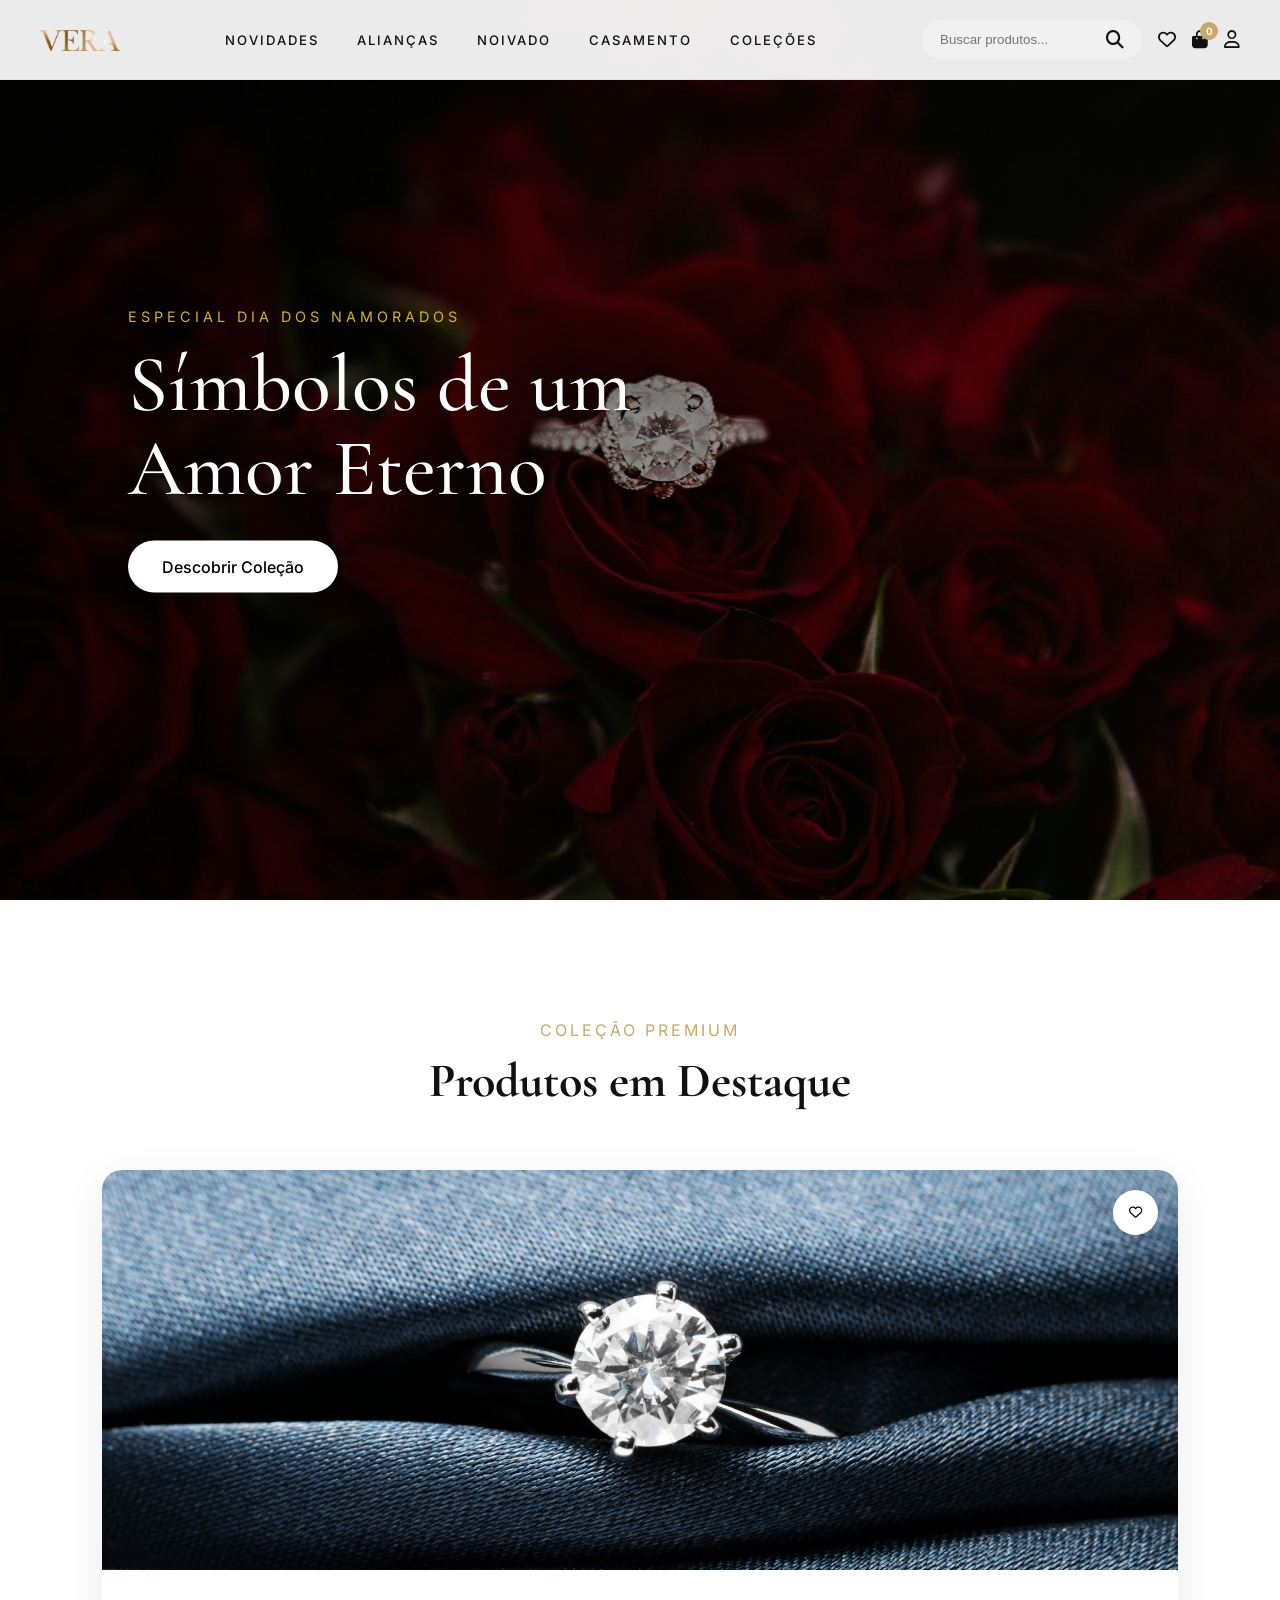
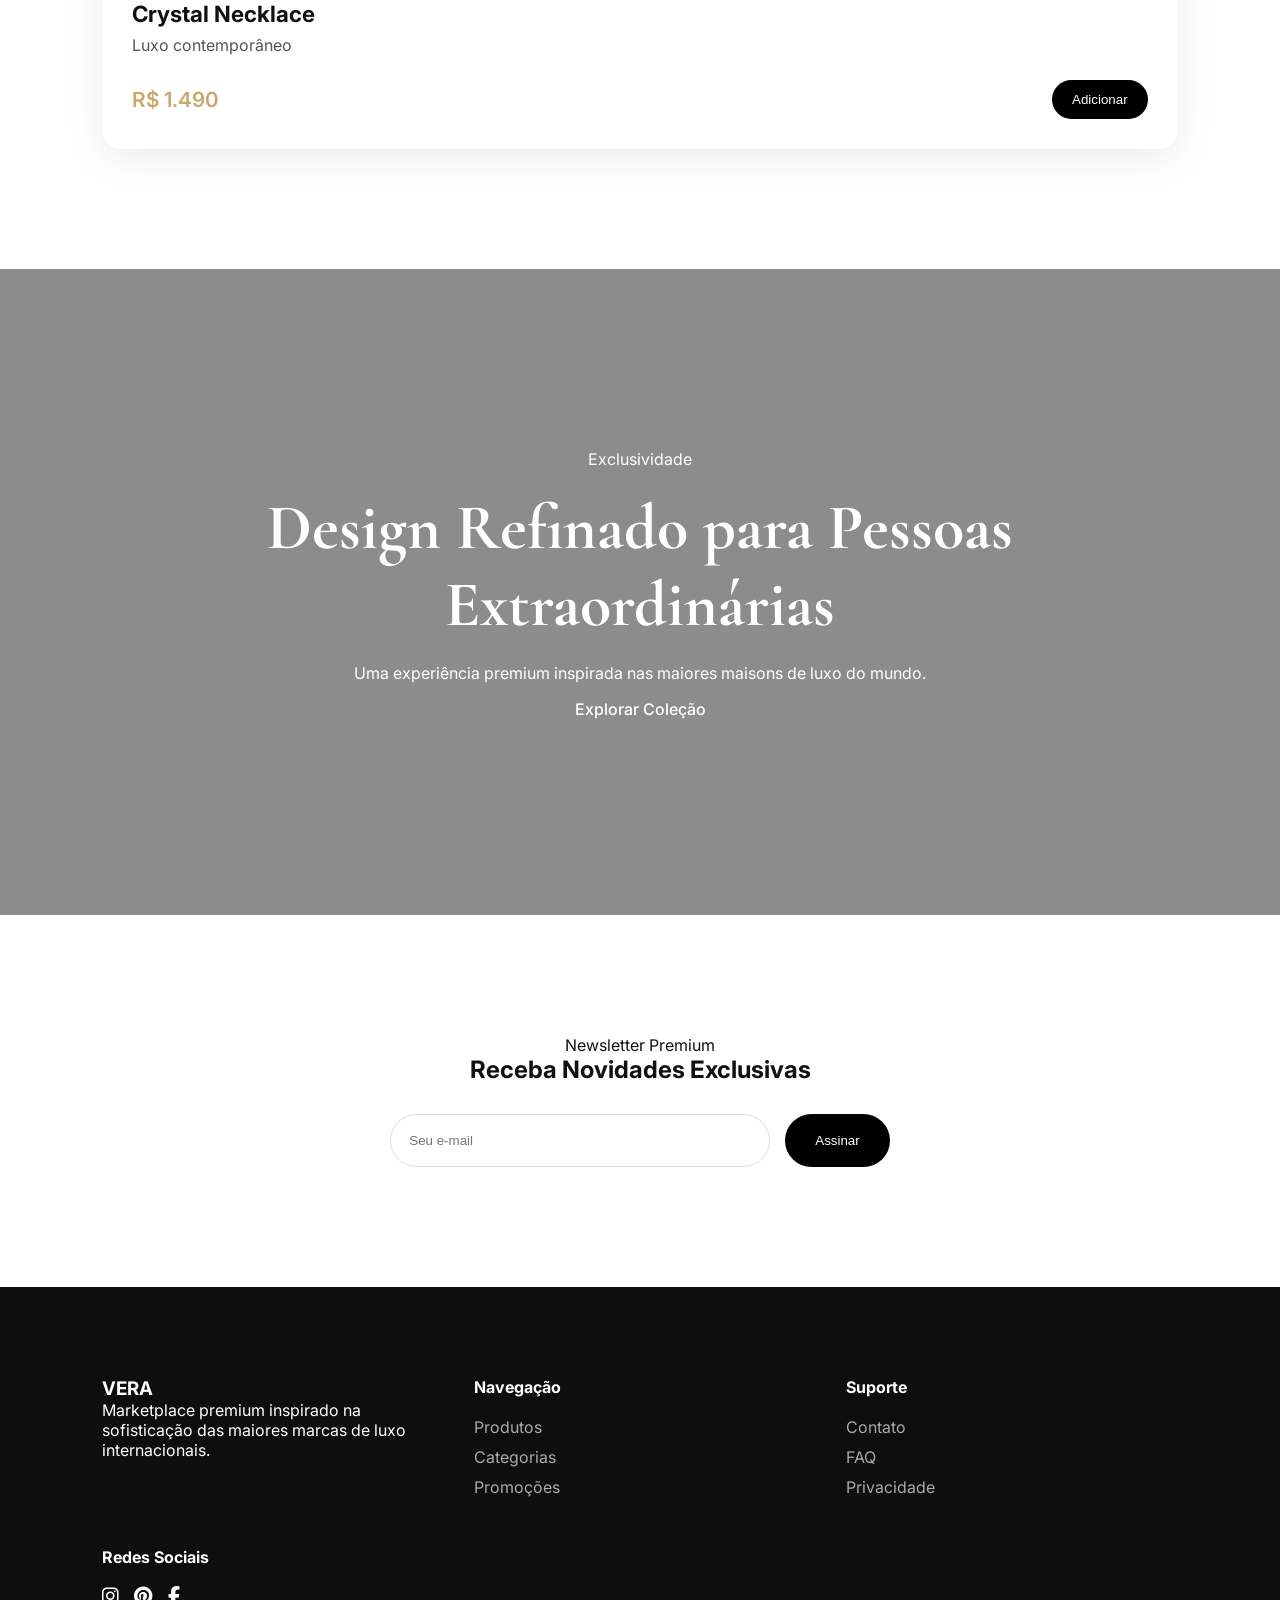
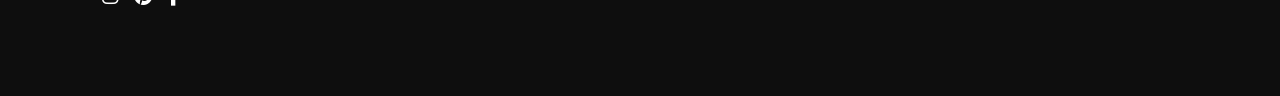
<file: index.html>
<!DOCTYPE html>
<html lang="pt-BR">

<head>
  <meta charset="UTF-8" />
  <meta name="viewport" content="width=device-width, initial-scale=1.0" />
  <title>VERA</title>

  <link rel="icon" type="image/png" href="assets/images/faricon.png" />
  <link rel="stylesheet" href="css/style.css" />
  <link rel="stylesheet" href="css/animations.css" />
  <link rel="stylesheet" href="css/responsive.css" />
  <link rel="preconnect" href="https://fonts.googleapis.com">
  <link
    href="https://fonts.googleapis.com/css2?family=Cormorant+Garamond:wght@300;400;500;600;700&family=Inter:wght@300;400;500;600&display=swap"
    rel="stylesheet">

  <link rel="stylesheet" href="https://cdnjs.cloudflare.com/ajax/libs/font-awesome/6.5.1/css/all.min.css" />
</head>

<body>
  <!-- Função da tela de carregamento-->
  <div class="loader">
    <div class="loader-logo">
      <img src="assets/images/logo.png" alt="VERA Logo">
    </div>
  </div>

  <header class="header">
  <div class="top-header">

    <!-- Logo -->
    <a href="index.html" class="logo">
      <img src="assets/images/logo.png" alt="VERA">
    </a>

    <!-- Navegação / Categorias -->
    <nav class="navbar">
      <a href="produtos.html">Novidades</a>
      <a href="produtos.html?category=alianca">Alianças</a>
      <a href="produtos.html?category=noivado">Noivado</a>
      <a href="produtos.html?category=casamento">Casamento</a>
      <a href="produtos.html">Coleções</a>
    </nav>

    <!-- Ações do Cabeçalho -->
    <div class="header-actions">
      
      <!-- Busca -->
      <div class="search-box">
        <input type="text" placeholder="Buscar produtos...">
        <i class="fa-solid fa-search"></i>
      </div>

      <!-- Favoritos -->
      <a href="favorites.html" class="icon-link" aria-label="Favoritos">
        <i class="fa-regular fa-heart"></i>
      </a>

      <!-- Sacola / Carrinho -->
      <a href="cart.html" class="cart-icon icon-link" aria-label="Sacola de compras">
        <i class="fa-solid fa-bag-shopping"></i>
        <span class="cart-count">0</span>
      </a>

      <!-- Menu da Conta (Exibido quando Logado) -->
      <details class="account-menu" id="account-menu" hidden>
        <summary id="user-session" aria-live="polite">
          <span class="account-avatar"><i class="fa-regular fa-user"></i></span>
          <span class="account-copy">
            <span class="account-greeting">CONTA</span>
            <strong class="account-name" id="account-name"></strong>
          </span>
          <i class="fa-solid fa-chevron-down account-chevron"></i>
        </summary>
        
        <div class="account-dropdown">
          <!-- Links Exclusivos para Vendedor/Fornecedor -->
          <a href="cadastro_produto.html" data-account-link="supplier" hidden>
            <i class="fa-solid fa-plus"></i><span>Vender / Cadastrar produto</span>
          </a>
          <a href="produtos_fornecedor.php" data-account-link="supplier" hidden>
            <i class="fa-solid fa-gem"></i><span>Meus Produtos</span>
          </a>
          <a href="estoque.php" data-account-link="supplier" hidden>
            <i class="fa-solid fa-boxes-stacked"></i><span>Estoque</span>
          </a>
          
          <!-- Botão de Sair -->
          <a href="#" id="logout-btn" class="account-logout">
            <i class="fa-solid fa-arrow-right-from-bracket"></i><span>Sair</span>
          </a>
        </div>
      </details>

      <!-- Ícone de Login (Exibido quando Deslogado) -->
      <a href="login.html" class="icon-link" id="login-link" aria-label="Entrar">
        <i class="fa-regular fa-user"></i>
      </a>

      <!-- Menu Mobile Toggle -->
      <div class="menu-toggle" id="mobile-menu-btn">
        <i class="fa-solid fa-bars"></i>
      </div>

    </div>

  </div>
</header>

  <section class="hero">

    <!-- Apresentação 1 -->

    <div class="hero-slide active">

      <img src="assets/images/anel_01.jpg" alt="">

      <div class="hero-overlay"></div>

      <div class="hero-content">

        <span>
          Especial Dia dos Namorados
        </span>

        <h1>
          Símbolos de um Amor Eterno
        </h1>

        <a href="produtos.html" class="btn-primary">
          Descobrir Coleção
        </a>

      </div>

    </div>

    <!-- Apresentação 2 -->

    <div class="hero-slide">

      <img src="assets/images/anel_02.jpg" alt="">

      <div class="hero-overlay"></div>

      <div class="hero-content">

        <span>
          Coleção Noivado
        </span>

        <h1>
          Cada Detalhe Conta uma História
        </h1>

        <a href="produtos.html" class="btn-primary">
          Explorar
        </a>

      </div>

    </div>

    <!-- Apresentação 03 -->

    <div class="hero-slide">

      <img src="assets/images/anel_03.jpg" alt="">

      <div class="hero-overlay"></div>

      <div class="hero-content">

        <span>
          Luxo Atemporal
        </span>

        <h1>
          Alianças Feitas para Eternizar Momentos
        </h1>

        <a href="produtos.html" class="btn-primary">
          Ver Produtos
        </a>

      </div>

    </div>

  </section>

  <section class="featured-products">

    <div class="section-header">
      <span>Coleção Premium</span>
      <h2>Produtos em Destaque</h2>
    </div>

    <div class="products-grid">

      <div class="product-card">
        <div class="product-image">
          <img src="assets/images/anel_06.jpg" alt="">
          <button class="favorite-btn">
            <i class="fa-regular fa-heart"></i>
          </button>
        </div>

        <div class="product-info">
          <h3>Crystal Necklace</h3>
          <p>Luxo contemporâneo</p>

          <div class="product-bottom">
            <span class="price">R$ 1.490</span>

            <button class="add-cart">
              Adicionar
            </button>
          </div>
        </div>
      </div>

    </div>
  </section>

  <section class="luxury-banner">

    <div class="banner-content">
      <span>Exclusividade</span>
      <h2>Design Refinado para Pessoas Extraordinárias</h2>
      <p>
        Uma experiência premium inspirada nas maiores maisons de luxo do mundo.
      </p>

      <a href="produtos.html" class="btn-secondary">
        Explorar Coleção
      </a>
    </div>

  </section>

  <section class="newsletter">

    <div class="newsletter-content">
      <span>Newsletter Premium</span>
      <h2>Receba Novidades Exclusivas</h2>

      <form>
        <input type="email" placeholder="Seu e-mail">
        <button>
          Assinar
        </button>
      </form>
    </div>

  </section>

  <footer class="footer">

    <div class="footer-grid">

      <div>
        <h3>VERA</h3>
        <p>
          Marketplace premium inspirado na sofisticação das maiores marcas de luxo internacionais.
        </p>
      </div>

      <div>
        <h4>Navegação</h4>
        <a href="#">Produtos</a>
        <a href="#">Categorias</a>
        <a href="#">Promoções</a>
      </div>

      <div>
        <h4>Suporte</h4>
        <a href="#">Contato</a>
        <a href="#">FAQ</a>
        <a href="#">Privacidade</a>
      </div>

      <div>
        <h4>Redes Sociais</h4>

        <div class="socials">
          <i class="fa-brands fa-instagram"></i>
          <i class="fa-brands fa-pinterest"></i>
          <i class="fa-brands fa-facebook-f"></i>
        </div>
      </div>

    </div>

  </footer>

  <script src="js/script.js"></script>
  <script src="js/cart.js"></script>
  <script src="js/favorites.js"></script>
  <script src="js/session.js"></script>

</body>

</html>
</file>
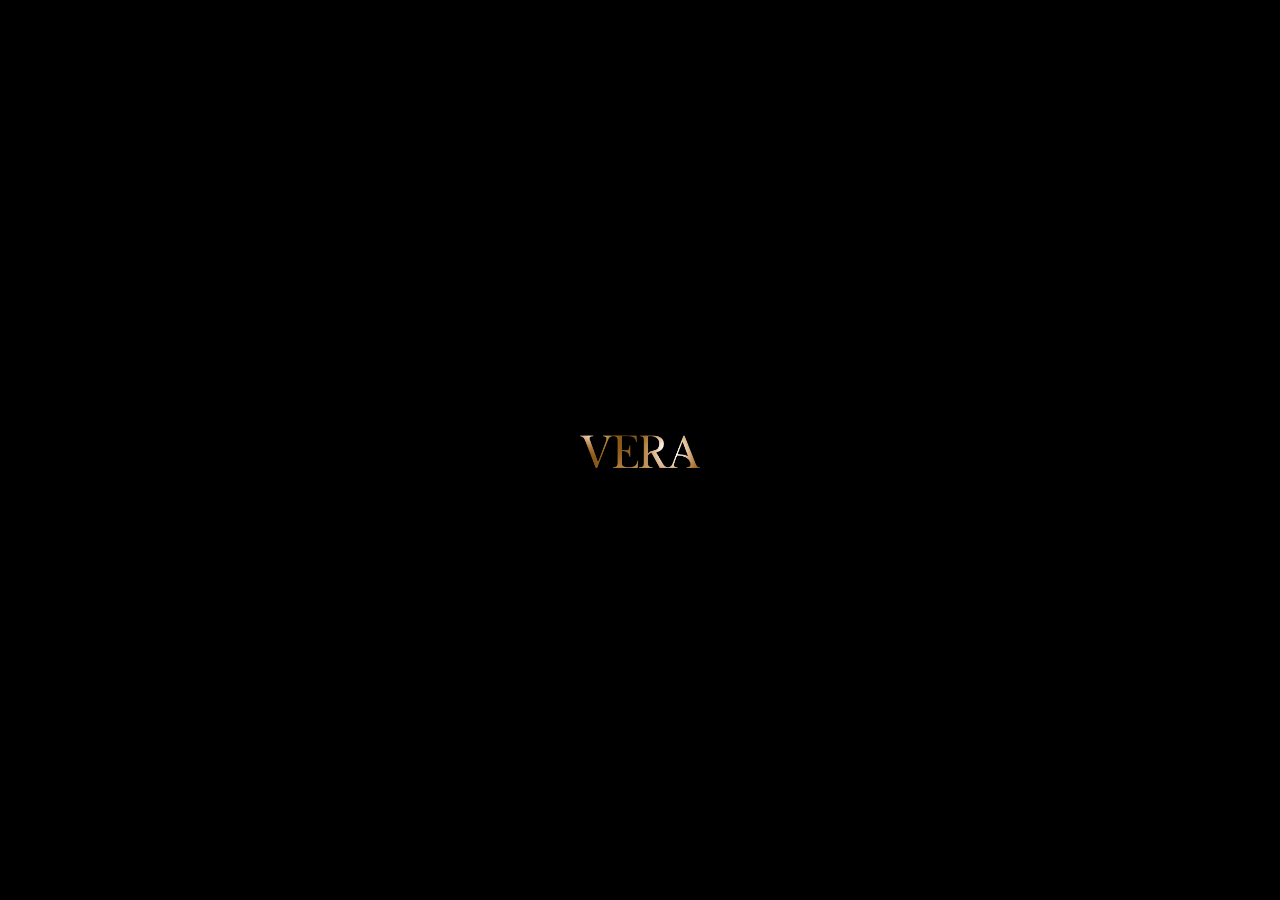
<file: cadastro_fornecedor.html>
<!doctype html>
<html lang="pt-BR">

<head>
  <meta charset="UTF-8" />
  <meta name="viewport" content="width=device-width, initial-scale=1.0" />

  <title>Cadastrar Fornecedor | VERA</title>
  <link rel="icon" type="image/png" href="assets/images/faricon.png" />

  <!-- Font Awesome -->
  <link rel="stylesheet" href="https://cdnjs.cloudflare.com/ajax/libs/font-awesome/6.5.1/css/all.min.css" />

  <link rel="stylesheet" href="css/register.css" />

</head>

<body>
   <!-- Carregamento da tela  -->
  <div class="loader">
    <img src="assets/images/logo.png" alt="VERA" />
  </div> 

  <!-- CADASTRO DE FORNECEDOR -->
  <section class="auth-page">
    <a href="index.html" class="back-button"> ← Voltar </a>

    <!-- LADO VISUAL -->
    <aside class="auth-visual">
      <div class="overlay"></div>

      <div class="visual-content">
        <img src="assets/images/logo.png" class="visual-logo" alt="VERA Logo" />

        <span class="mini-text"> PARCEIROS VERA </span>

        <h1>
          Torne-se um <em>fornecedor</em> parceiro da VERA
        </h1>

        <p class="visual-footer">
          <strong>VERA</strong> é a plataforma ideal para venda de suas jóias
        </p>
      </div>
    </aside>

    <!-- FORMULÁRIO -->
    <main class="auth-form-side">
      <div class="auth-container">
        <img src="assets/images/logo.png" class="form-logo mobile-logo" alt="Logo" />

        <h2>Cadastro de fornecedor</h2>

        <form class="auth-form" id="fornecedor-form" action="cadastrar_fornecedor.php" method="POST" novalidate>

          <!-- DADOS DA EMPRESA -->
          <fieldset class="form-section">
            <legend class="section-title">Dados da empresa</legend>

            <div class="form-grid">
              <div class="input-group span-4">
                <input type="text" id="nomeEmpresa" name="nomeEmpresa" placeholder="Razão Social" required />
              </div>

              <div class="input-group span-2">
                <input type="text" id="nomeFantasia" name="nomeFantasia" placeholder="Nome fantasia" required />
              </div>

              <div class="input-group span-2">
                <input type="text" id="cnpj" name="cnpj" placeholder="CNPJ" inputmode="numeric"
                  data-mask="cnpj" maxlength="18" required />
              </div>

              <div class="input-group span-2">
                <input type="text" id="nacionalidade" name="nacionalidade" placeholder="Nacionalidade"
                  value="Brasileira" />
              </div>

              <div class="input-group span-2">
                <input type="tel" id="telefone" name="telefone" placeholder="Telefone"
                  data-mask="phone" maxlength="15" required />
              </div>

              <div class="input-group span-4">
                <input type="email" id="email" name="email" placeholder="E-mail" required />
              </div>
            </div>
          </fieldset>

          <!-- ENDEREÇO -->
          <fieldset class="form-section">
            <legend class="section-title">Endereço</legend>

            <div class="form-grid">
              <div class="input-group span-2">
                <input type="text" id="cep" name="cep" placeholder="CEP" inputmode="numeric"
                  data-mask="cep" maxlength="9" required />
              </div>

              <div class="input-group span-3">
                <input type="text" id="logradouro" name="logradouro" placeholder="Logradouro" required />
              </div>

              <div class="input-group span-1">
                <input type="text" id="numero" name="numero" placeholder="Nº" required />
              </div>

              <div class="input-group span-2">
                <input type="text" id="bairro" name="bairro" placeholder="Bairro" required />
              </div>

              <div class="input-group span-3">
                <input type="text" id="cidade" name="cidade" placeholder="Cidade" required />
              </div>

              <div class="input-group span-1">
                <input type="text" id="uf" name="uf" placeholder="UF" maxlength="2" required />
              </div>
            </div>
          </fieldset>

          <!-- SEGURANÇA -->
          <fieldset class="form-section">
            <legend class="section-title">Segurança</legend>

            <div class="form-grid">
              <div class="input-group span-3 password-group">
                <input type="password" id="senha" name="senha" placeholder="Senha" required />
                <i class="fa-regular fa-eye toggle-password" data-target="#senha"></i>
              </div>

              <div class="input-group span-3 password-group">
                <input type="password" id="confirmar-senha" name="confirmar_senha"
                  placeholder="Confirme a senha" required />
                <i class="fa-regular fa-eye toggle-password" data-target="#confirmar-senha"></i>
              </div>
            </div>

            <p class="form-error" id="form-error" role="alert"></p>
          </fieldset>

          <!-- BOTÃO -->
          <div class="submit-row">
            <button type="submit" class="register-btn">
              <span>Cadastrar fornecedor</span>
            </button>
          </div>

        </form>

        <!-- LOGIN -->
        <p class="signup-text">
          Já é um fornecedor cadastrado?
          <a href="login.html">Entrar</a>
        </p>
      </div>
    </main>
  </section>

  <script src="js/fornecedor.js"></script>

</body>

</html>
</file>
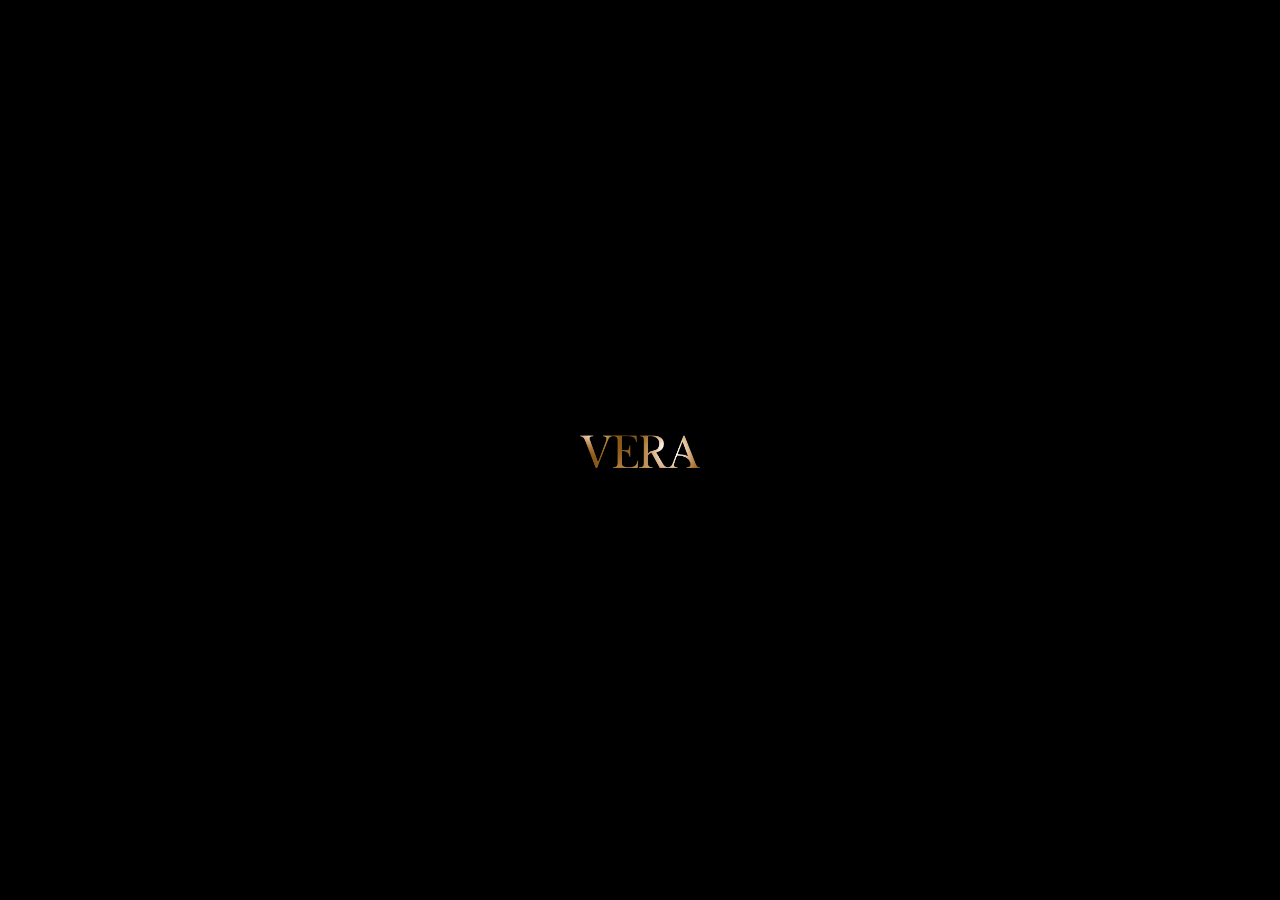
<file: cadastro_produto.html>
<!doctype html>
<html lang="pt-BR">

<head>
  <meta charset="UTF-8" />
  <meta name="viewport" content="width=device-width, initial-scale=1.0" />

  <title>Cadastrar Produto | VERA</title>
  <link rel="icon" type="image/png" href="assets/images/faricon.png" />


  <link rel="stylesheet" href="https://cdnjs.cloudflare.com/ajax/libs/font-awesome/6.5.1/css/all.min.css" />

  <link rel="stylesheet" href="css/register.css" />
  


</head>

<body data-require-supplier>
  <!-- Carregamento da tela -->
  <div class="loader">
    <img src="assets/images/logo.png" alt="VERA" />
  </div>

  <!-- CADASTRO DE PRODUTO -->
  <section class="auth-page">

    <!-- LADO VISUAL -->
    <aside class="auth-visual">
      <div class="overlay"></div>

      <div class="visual-content">
        <img src="assets/images/logo.png" class="visual-logo" alt="VERA Logo" />

        <span class="mini-text"> GESTÃO DE PRODUTOS </span>

        <h1>
          Cadastre suas <em>joias</em> com todos os detalhes
        </h1>

        <p class="visual-footer">
          <strong>VERA</strong> é a plataforma ideal para venda de suas jóias
        </p>
      </div>
    </aside>

    <!-- FORMULÁRIO -->
    <main class="auth-form-side">
      <div class="auth-container">
        <a href="produtos_fornecedor.php" class="back-button product-back-button">
          <i class="fa-solid fa-arrow-left" aria-hidden="true"></i>
          Voltar aos produtos
        </a>
        <img src="assets/images/logo.png" class="form-logo mobile-logo" alt="Logo" />

        <h2>Cadastrar produto</h2>

        <form class="auth-form" id="produto-form" action="cadastrar_produto.php" method="POST" novalidate>

          <!-- DADOS DO PRODUTO -->
          <fieldset class="form-section">
            <legend class="section-title">Dados do produto</legend>

            <div class="form-grid">
              <div class="input-group product-field-name">
                <input type="text" id="nome" name="nome" placeholder="Nome do produto" required />
              </div>

              <div class="input-group product-field-size">
                <input type="text" id="tamanho" name="tamanho" placeholder="Tamanho (ex: 15, P, M, Único)" required />
              </div>

              <div class="input-group product-field-material">
                <input type="text" id="material" name="material" placeholder="Material (ex: Ouro 18k, Prata 925)" required />
              </div>

              <div class="input-group product-field-weight">
                <input type="number" step="0.01" min="0" id="peso" name="peso" placeholder="Peso (g)" required />
              </div>

              <div class="input-group product-field-category">
                <input type="text" id="categoria" name="categoria" placeholder="Categoria (ex: Anel, Colar, Brinco)" required />
              </div>

              <div class="input-group product-field-description">
                <textarea id="descricao" name="descricao" placeholder="Descrição do produto" rows="4"></textarea>
              </div>
            </div>
          </fieldset>

          <!-- PREÇO E ESTOQUE -->
          <fieldset class="form-section">
            <legend class="section-title">Preço e estoque inicial</legend>

            <div class="form-grid">
              <div class="input-group product-field-price">
                <input type="number" step="0.01" min="0" id="preco" name="preco" placeholder="Preço (R$)" required />
              </div>

              <div class="input-group product-field-stock">
                <input type="number" min="0" id="quantidade_inicial" name="quantidade_inicial"
                  placeholder="Quantidade inicial em estoque" />
              </div>
            </div>
          </fieldset>

          <div class="submit-row">
            <button type="submit" class="register-btn">
              Cadastrar produto
            </button>
          </div>

        </form>
      </div>
    </main>
  </section>
      <script src="js/register.js"></script>
      <script src="js/session.js"></script>

</body>

</html>
</file>
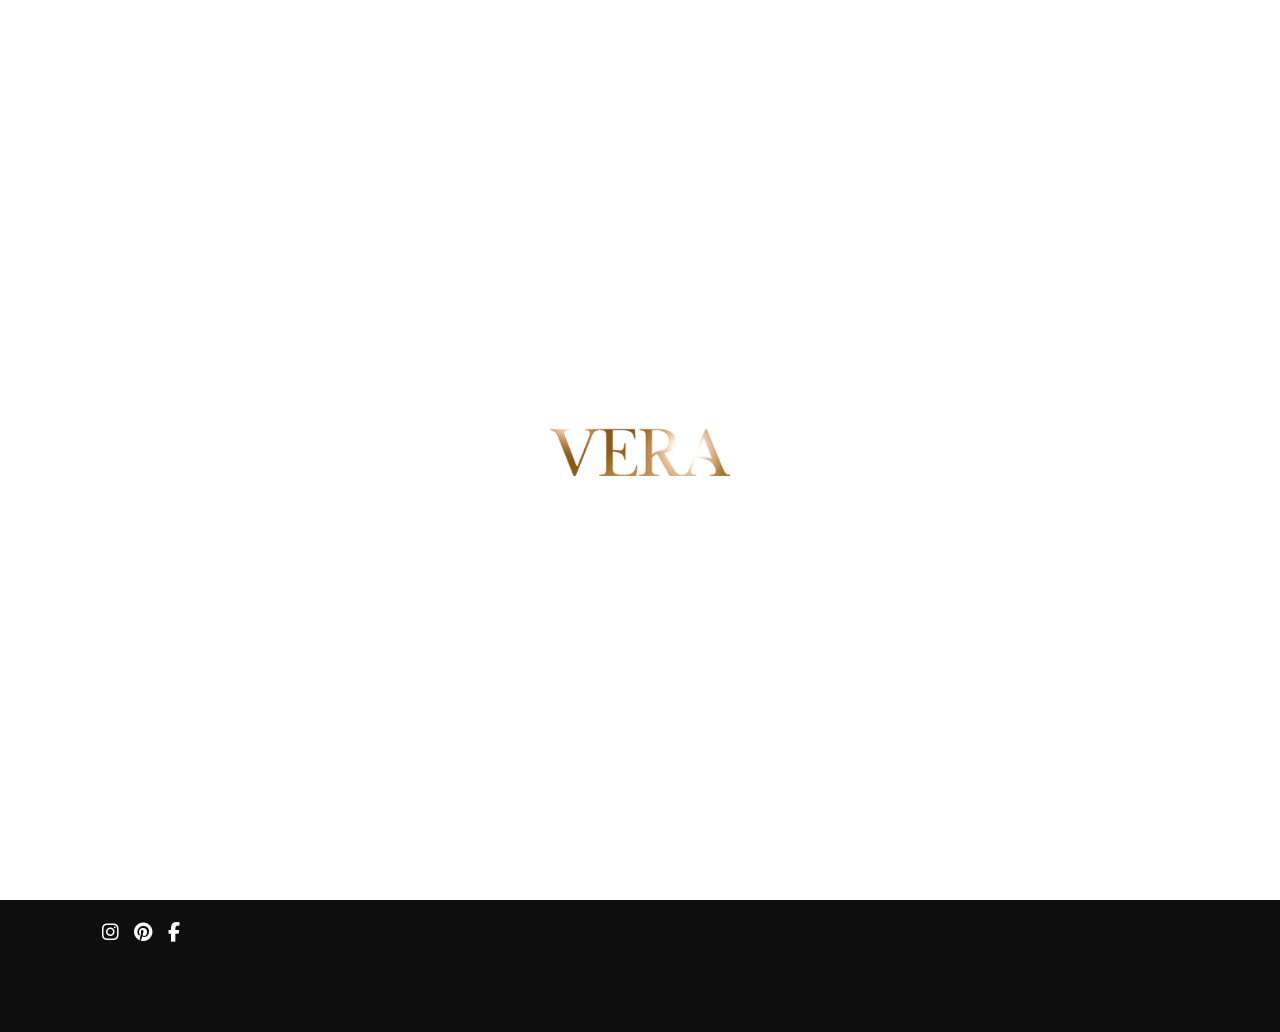
<file: cart.html>
<!DOCTYPE html>
<html lang="pt-BR">
<head>
<meta charset="UTF-8" />
<meta name="viewport" content="width=device-width, initial-scale=1.0" />
<title>VERA — Seu Carrinho</title>
<link rel="icon" type="image/png" href="assets/images/faricon.png" />
<link rel="stylesheet" href="css/style.css" />
<link rel="stylesheet" href="css/animations.css" />
<link rel="stylesheet" href="css/responsive.css" />
<link rel="stylesheet" href="css/cart-page.css" />
<link rel="preconnect" href="https://fonts.googleapis.com">
<link href="https://fonts.googleapis.com/css2?family=Cormorant+Garamond:wght@300;400;500;600;700&family=Inter:wght@300;400;500;600&display=swap" rel="stylesheet">
<link rel="stylesheet" href="https://cdnjs.cloudflare.com/ajax/libs/font-awesome/6.5.1/css/all.min.css" />
</head>
<body>

<div class="loader">
  <div class="loader-logo"><img src="assets/images/logo.png" alt="VERA Logo"></div>
</div>

<header class="header">
  <div class="top-header">
    <a href="index.html" class="logo"><img src="assets/images/logo.png" alt="VERA"></a>
    <nav class="navbar">
      <a href="#">Novidades</a>
      <a href="#">Alianças</a>
      <a href="#">Noivado</a>
      <a href="#">Casamento</a>
      <a href="#">Coleções</a>
    </nav>
    <div class="header-actions">
      <div class="search-box">
        <input type="text" placeholder="Buscar produtos...">
        <i class="fa-solid fa-search"></i>
      </div>
      <a href="favorites.html" class="icon-link"><i class="fa-regular fa-heart"></i></a>
      <a href="cart.html" class="cart-icon icon-link">
        <i class="fa-solid fa-bag-shopping"></i>
        <span class="cart-count">0</span>
      </a>
      <a href="login.html" class="icon-link"><i class="fa-regular fa-user"></i></a>
      <div class="menu-toggle" id="mobile-menu-btn"><i class="fa-solid fa-bars"></i></div>
    </div>
  </div>
</header>

<!-- Estrutura original mantida: cart-page / cart-items / cart-summary / btn-primary -->
<section class="cart-page">

  <h1>Seu Carrinho</h1>

  <div class="cart-layout">
    <div class="cart-items"></div>

    <div class="cart-summary">
      <h2>Resumo</h2>
      <p>Quantidade de itens <b id="summary-qty">0</b></p>
      <p>Subtotal <b id="summary-subtotal">R$ 0,00</b></p>

      <label for="shipping-type">Tipo de envio</label>
      <select id="shipping-type">
        <option value="0.10">Normal (10%)</option>
        <option value="0.15">Expresso (15%)</option>
      </select>

      <p class="shipping-line">Taxa de envio <b id="summary-shipping">R$ 0,00</b></p>

      <h3>Total: <span id="summary-total">R$ 0,00</span></h3>

      <a href="checkout.html" class="btn-primary" id="checkout-btn">
        Finalizar Compra
      </a>
      <a href="produtos.html" class="continue-link">‹ Continuar comprando</a>
    </div>
  </div>

</section>

<footer class="footer">
  <div class="footer-grid">
    <div>
      <h3>VERA</h3>
      <p>Marketplace premium inspirado na sofisticação das maiores marcas de luxo internacionais.</p>
    </div>
    <div>
      <h4>Navegação</h4>
      <a href="#">Produtos</a>
      <a href="#">Categorias</a>
      <a href="#">Promoções</a>
    </div>
    <div>
      <h4>Suporte</h4>
      <a href="#">Contato</a>
      <a href="#">FAQ</a>
      <a href="#">Privacidade</a>
    </div>
    <div>
      <h4>Redes Sociais</h4>
      <div class="socials">
        <i class="fa-brands fa-instagram"></i>
        <i class="fa-brands fa-pinterest"></i>
        <i class="fa-brands fa-facebook-f"></i>
      </div>
    </div>
  </div>
</footer>

<script src="js/script.js"></script>
<script src="js/cart.js"></script>
<script src="js/cart-page.js"></script>
</body>
</html>
</file>
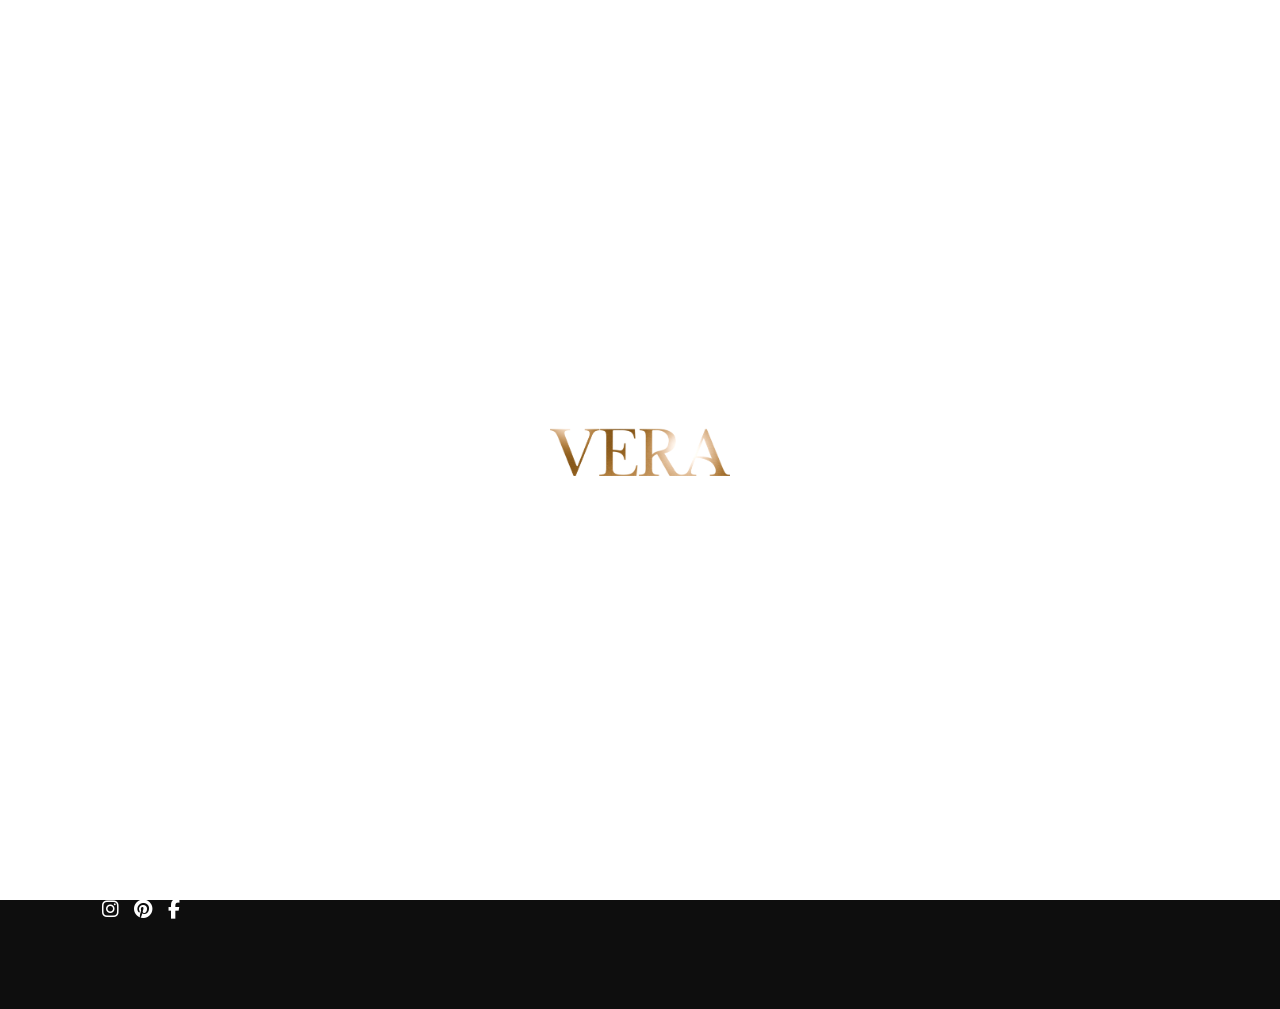
<file: favorites.html>
<!DOCTYPE html>
<html lang="pt-BR">

<head>
  <meta charset="UTF-8" />
  <meta name="viewport" content="width=device-width, initial-scale=1.0" />
  <title>Favoritos - VERA</title>

  <link rel="icon" type="image/png" href="assets/images/faricon.png" />
  <link rel="stylesheet" href="css/style.css" />
  <link rel="stylesheet" href="css/animations.css" />
  <link rel="stylesheet" href="css/responsive.css" />
  <link rel="stylesheet" href="css/produtos.css" />

  <link rel="preconnect" href="https://fonts.googleapis.com">
  <link rel="preconnect" href="https://fonts.gstatic.com" crossorigin>
  <link
    href="https://fonts.googleapis.com/css2?family=Cormorant+Garamond:wght@300;400;500;600;700&family=Inter:wght@300;400;500;600&display=swap"
    rel="stylesheet">
  <link rel="stylesheet" href="https://cdnjs.cloudflare.com/ajax/libs/font-awesome/6.5.1/css/all.min.css" />

  <style>
    /* PÁGINA DE FAVORITOS */
    .favorites-container {
      max-width: 1400px;
      margin: 140px auto 40px;
      padding: 0 40px;
    }

    .favorites-header {
      margin-bottom: 60px;
      text-align: center;
    }

    .favorites-header h1 {
      font-family: 'Cormorant Garamond', serif;
      font-size: 3rem;
      margin-bottom: 12px;
    }

    .favorites-header p {
      color: var(--text);
      font-size: 1rem;
    }

    .favorites-grid {
      display: grid;
      grid-template-columns: repeat(auto-fill, minmax(280px, 1fr));
      gap: 30px;
      margin-bottom: 60px;
    }

    .favorite-card {
      background: white;
      border-radius: 20px;
      overflow: hidden;
      box-shadow: var(--shadow);
      transition: 0.5s;
    }

    .favorite-card:hover {
      transform: translateY(-10px);
    }

    .favorite-image {
      position: relative;
      width: 100%;
      height: 340px;
      overflow: hidden;
      background: #f9f9f9;
    }

    .favorite-image img {
      width: 100%;
      height: 100%;
      object-fit: cover;
      transition: transform 1s ease;
    }

    .favorite-card:hover .favorite-image img {
      transform: scale(1.08);
    }

    .favorite-remove {
      position: absolute;
      top: 20px;
      right: 20px;
      width: 45px;
      height: 45px;
      border: none;
      border-radius: 50%;
      background: white;
      cursor: pointer;
      display: flex;
      align-items: center;
      justify-content: center;
      font-size: 20px;
      color: var(--gold);
      transition: 0.3s ease;
      box-shadow: 0 10px 25px rgba(0, 0, 0, 0.08);
    }

    .favorite-remove:hover {
      background: var(--gold);
      color: white;
      transform: scale(1.1);
    }

    .favorite-info {
      padding: 30px;
    }

    .favorite-category {
      font-size: 0.75rem;
      letter-spacing: 3px;
      text-transform: uppercase;
      color: var(--gold);
      margin-bottom: 8px;
    }

    .favorite-info h3 {
      font-size: 1.4rem;
      margin-bottom: 8px;
    }

    .favorite-info p {
      color: var(--text);
      margin-bottom: 20px;
      font-size: 0.95rem;
    }

    .favorite-bottom {
      display: flex;
      justify-content: space-between;
      align-items: center;
    }

    .favorite-price {
      color: var(--gold);
      font-size: 1.3rem;
      font-weight: 600;
    }

    .add-to-cart-btn {
      border: none;
      background: black;
      color: white;
      padding: 12px 20px;
      border-radius: 40px;
      cursor: pointer;
      transition: 0.3s ease;
      font-size: 0.9rem;
    }

    .add-to-cart-btn:hover {
      transform: translateY(-2px);
      box-shadow: 0 10px 30px rgba(0, 0, 0, 0.2);
    }

    .empty-favorites {
      text-align: center;
      padding: 80px 40px;
    }

    .empty-favorites i {
      font-size: 4rem;
      color: var(--gold);
      margin-bottom: 20px;
      opacity: 0.6;
    }

    .empty-favorites h2 {
      font-family: 'Cormorant Garamond', serif;
      font-size: 2.5rem;
      margin-bottom: 12px;
    }

    .empty-favorites p {
      color: var(--text);
      margin-bottom: 40px;
      font-size: 1rem;
    }

    .continue-shopping {
      display: inline-flex;
      align-items: center;
      justify-content: center;
      padding: 16px 34px;
      border-radius: 50px;
      background: white;
      color: black;
      border: 2px solid var(--gold);
      cursor: pointer;
      transition: 0.4s;
      font-weight: 500;
      text-decoration: none;
    }

    .continue-shopping:hover {
      background: var(--gold);
      color: white;
      transform: translateY(-4px);
    }

    /* RESPONSIVO */
    @media(max-width:992px) {
      .favorites-container {
        padding: 0 20px;
        margin-top: 110px;
      }

      .favorites-header h1 {
        font-size: 2.5rem;
      }

      .favorites-grid {
        grid-template-columns: repeat(auto-fill, minmax(240px, 1fr));
        gap: 25px;
      }
    }

    @media(max-width:768px) {
      .favorites-container {
        padding: 0 18px;
        margin-top: 100px;
      }

      .favorites-header h1 {
        font-size: 2rem;
      }

      .favorites-grid {
        grid-template-columns: repeat(auto-fill, minmax(220px, 1fr));
        gap: 18px;
      }

      .favorite-info {
        padding: 20px;
      }

      .favorite-info h3 {
        font-size: 1.1rem;
      }

      .favorite-bottom {
        flex-direction: column;
        align-items: flex-start;
        gap: 12px;
      }
    }

    @media(max-width:576px) {
      .favorites-container {
        padding: 0 14px;
        margin-top: 90px;
      }

      .favorites-header h1 {
        font-size: 1.6rem;
      }

      .favorites-grid {
        grid-template-columns: 1fr;
        gap: 16px;
      }

      .favorite-image {
        height: 300px;
      }

      .add-to-cart-btn {
        width: 100%;
      }
    }

    @media(max-width:480px) {
      .favorites-container {
        padding: 0 12px;
        margin-top: 85px;
      }

      .favorites-header h1 {
        font-size: 1.4rem;
      }

      .favorites-header p {
        font-size: 0.9rem;
      }

      .favorites-grid {
        gap: 14px;
      }

      .favorite-image {
        height: 260px;
      }

      .favorite-info {
        padding: 16px;
      }

      .favorite-info h3 {
        font-size: 1rem;
      }

      .favorite-price {
        font-size: 1.2rem;
      }

      .add-to-cart-btn {
        padding: 10px 16px;
        font-size: 0.85rem;
      }

      .empty-favorites {
        padding: 60px 20px;
      }

      .empty-favorites i {
        font-size: 3rem;
      }

      .empty-favorites h2 {
        font-size: 1.8rem;
      }

      .continue-shopping {
        padding: 12px 24px;
        font-size: 0.9rem;
      }
    }
  </style>
</head>

<body>

  <!-- LOADER -->
  <div class="loader">
    <div class="loader-logo">
      <img src="assets/images/logo.png" alt="VERA Logo">
    </div>
  </div>

  <!-- HEADER -->
  <header class="header">
    <div class="top-header">
      <a href="index.html" class="logo">
        <img src="assets/images/logo.png" alt="VERA">
      </a>

      <nav class="navbar">
        <a href="#">Novidades</a>
        <a href="produtos.html">Alianças</a>
        <a href="produtos.html?category=noivado">Noivado</a>
        <a href="produtos.html?category=casamento">Casamento</a>
        <a href="produtos.html?category=colecoes">Coleções</a>
      </nav>

      <div class="header-actions">
        <div class="search-box">
          <input type="text" placeholder="Buscar produtos...">
          <i class="fa-solid fa-search"></i>
        </div>

        <a href="favorites.html" class="icon-link" aria-label="Favoritos">
          <i class="fa-regular fa-heart"></i>
        </a>

        <a href="cart.html" class="cart-icon icon-link" aria-label="Sacola">
          <i class="fa-solid fa-bag-shopping"></i>
          <span class="cart-count">0</span>
        </a>

        <a href="login.html" class="icon-link" aria-label="Minha conta">
          <i class="fa-regular fa-user"></i>
        </a>

        <button class="menu-toggle" id="mobile-menu-btn" type="button" aria-label="Abrir menu">
          <i class="fa-solid fa-bars"></i>
        </button>
      </div>
    </div>
  </header>

  <!-- CONTEÚDO PRINCIPAL -->
  <main class="favorites-container" id="favorites-content">
    <!-- Será preenchido por JavaScript -->
  </main>

  <!-- FOOTER -->
  <footer class="footer">
    <div class="footer-grid">
      <div>
        <h3>VERA</h3>
        <p>
          Marketplace premium inspirado na sofisticação das maiores marcas de luxo internacionais.
        </p>
      </div>

      <div>
        <h4>Navegação</h4>
        <a href="#">Produtos</a>
        <a href="#">Categorias</a>
        <a href="#">Promoções</a>
      </div>

      <div>
        <h4>Suporte</h4>
        <a href="#">Contato</a>
        <a href="#">FAQ</a>
        <a href="#">Privacidade</a>
      </div>

      <div>
        <h4>Redes Sociais</h4>
        <div class="socials">
          <i class="fa-brands fa-instagram"></i>
          <i class="fa-brands fa-pinterest"></i>
          <i class="fa-brands fa-facebook-f"></i>
        </div>
      </div>
    </div>
  </footer>

  <!-- SCRIPTS -->

  <script>
    document.addEventListener('DOMContentLoaded', () => {

      const container =
        document.getElementById('favorites-content');

      const favorites =
        JSON.parse(localStorage.getItem('favorites')) || [];

      if (favorites.length === 0) {

        container.innerHTML = `
      <div class="empty-favorites">
        <i class="fa-solid fa-heart-crack"></i>

        <h2>Nenhum favorito encontrado</h2>

        <p>
          Você ainda não adicionou nenhum produto aos seus favoritos.
        </p>

        <a href="produtos.html"
           class="continue-shopping">
          Continuar Comprando
        </a>
      </div>
    `;

        return;
      }

      container.innerHTML = `
    <div class="favorites-header">
      <h1>Meus Favoritos</h1>
      <p>${favorites.length} produto(s) favoritado(s)</p>
    </div>

    <div class="favorites-grid"></div>
  `;

      const grid =
        container.querySelector('.favorites-grid');

      favorites.forEach(product => {

        grid.innerHTML += `
      <div class="favorite-card">

        <div class="favorite-image">

          <img
            src="${product.image}"
            alt="${product.name}"
          >

          <button
            class="favorite-remove"
            data-name="${product.name}"
          >
            <i class="fa-solid fa-heart"></i>
          </button>

        </div>

        <div class="favorite-info">

          <span class="favorite-category">
            FAVORITO
          </span>

          <h3>${product.name}</h3>

          <div class="favorite-bottom">

            <span class="favorite-price">
              ${product.price}
            </span>

            <button class="add-to-cart-btn">
              Adicionar à Sacola
            </button>

          </div>

        </div>

      </div>
    `;
      });

      document
        .querySelectorAll('.favorite-remove')
        .forEach(button => {

          button.addEventListener('click', () => {

            const productName =
              button.dataset.name;

            const updatedFavorites =
              favorites.filter(
                item => item.name !== productName
              );

            localStorage.setItem(
              'favorites',
              JSON.stringify(updatedFavorites)
            );

            location.reload();

          });

        });

    });
  </script>
  <script src="js/data.js"></script>
  <script src="js/auth.js"></script>
  <script src="js/route-guard.js"></script>
  <script src="js/cart-manager.js"></script>
  <script src="js/script.js"></script>

</body>

</html>
</file>
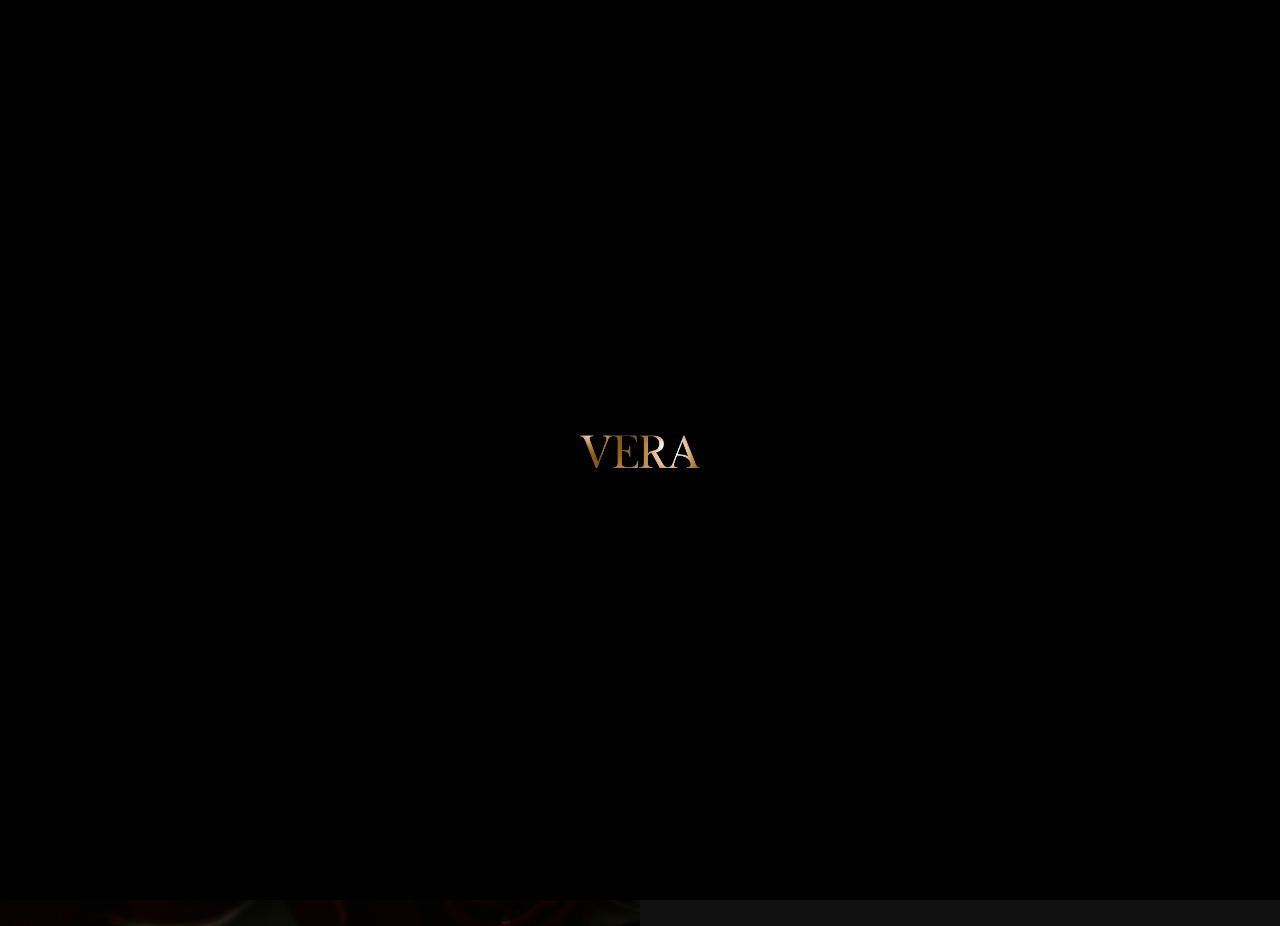
<file: login.html>
<!doctype html>
<html lang="pt-BR">

<head>
  <meta charset="UTF-8" />
  <meta name="viewport" content="width=device-width, initial-scale=1.0" />

  <title>Login | VERA</title>
  <link rel="icon" type="image/png" href="assets/images/faricon.png" />
  <!-- Exportando a fonte: Font Awesome -->
  <link rel="stylesheet" href="https://cdnjs.cloudflare.com/ajax/libs/font-awesome/6.5.1/css/all.min.css" />

  <link rel="stylesheet" href="css/login.css" />
</head>

<body>
  <!-- Carregamento da tela -->
  <div class="loader">
    <img src="assets/images/logo.png" alt="" />
  </div>

  <!-- LOGIN -->

  <!-- Botão de voltar-->
  <section class="auth-page">
    <a href="index.html" class="back-button"> ← Voltar </a>

    <!-- LADO VISUAL -->
    <div class="auth-visual">
      <div class="overlay"></div>

      <div class="visual-content">

        <img src="assets/images/logo.png" class="visual-logo" alt="VERA Logo">

        <span class="mini-text"> EXPERIÊNCIA PREMIUM </span>

        <h1>Elegância em cada detalhe</h1>

        <p>
          Descubra uma experiência exclusiva inspirada nos momentos
          marcas de
          luxo do mundo.
        </p>
      </div>
    </div>

    <!-- FORMULÁRIO -->
    <div class="auth-form-side">
      <div class="auth-container">
        <img src="assets/images/logo.png" class="form-logo mobile-logo" alt="Logo" />

        <span class="form-mini-title"> BEM-VINDO DE VOLTA </span>

        <h2>Entrar</h2>

        <p class="form-description">
          Acesse sua conta para continuar sua experiência premium.
        </p>

        <p class="login-feedback" id="login-feedback" role="alert"></p>

        <form class="auth-form" action="login.php" method="POST">
          <label class="account-type-label" for="tipo-conta">Tipo de conta</label>
          <select id="tipo-conta" name="tipo_conta" class="account-type-select" required>
            <option value="usuario">Cliente</option>
            <option value="fornecedor">Fornecedor</option>
          </select>

          <!-- E-MAIL OU LOGIN -->
          <div class="input-group">
            <input type="text" name="identificador" autocomplete="username" required />
            <label>E-mail ou login</label>
          </div>

          <!-- SENHA -->
          <div class="input-group password-group">
            <input type="password" id="password" name="senha" autocomplete="current-password" required />

            <label>Senha</label>

            <i class="fa-regular fa-eye toggle-password"></i>
          </div>

          <!-- OPÇÕES -->
          <div class="form-options">
            <label class="remember">
              <input type="checkbox" />
              Lembrar-me
            </label>

            <a href="#"> Esqueceu a senha? </a>
          </div>

          <!-- BOTÃO -->
          <button type="submit" class="login-btn">
            <span>Entrar</span>
          </button>
        </form>

        <!-- DIVISOR -->
        <div class="divider">
          <span>ou continue com</span>
        </div>

        <!-- LOGIN SOCIAL -->
        <div class="social-login">
          <button>
            <i class="fa-brands fa-google"></i>
            Google
          </button>

          <button>
            <i class="fa-brands fa-apple"></i>
            Apple
          </button>
        </div>

        <!-- CADASTRO -->
        <p class="signup-text">
          Ainda não possui conta?
          <!-- <a href="register.html">Criar conta</a> -->
          <a href="#" id="open-register-modal">Criar conta</a>
        </p>
      </div>
    </div>
  </section>

  <script src="js/login.js"></script>

  <!-- Modal de Escolha do Tipo de Conta -->
<div id="register-modal" class="modal-overlay" hidden>
  <div class="modal-card">
    <button type="button" class="modal-close-btn" id="close-register-modal" aria-label="Fechar">&times;</button>
    
    <h3>Como deseja se cadastrar?</h3>
    <p>Escolha a opção que melhor descreve o seu perfil:</p>

    <div class="modal-options">
      <!-- Opção Cliente -->
      <a href="register.html" class="modal-option-btn btn-client">
        <i class="fa-solid fa-user"></i>
        <span>Sou cliente</span>
      </a>

      <!-- Opção Fornecedor -->
      <a href="cadastro_fornecedor.html" class="modal-option-btn btn-supplier">
        <i class="fa-solid fa-store"></i>
        <span>Sou fornecedor</span>
      </a>
    </div>
  </div>
</div>
</body>

</html>
</file>
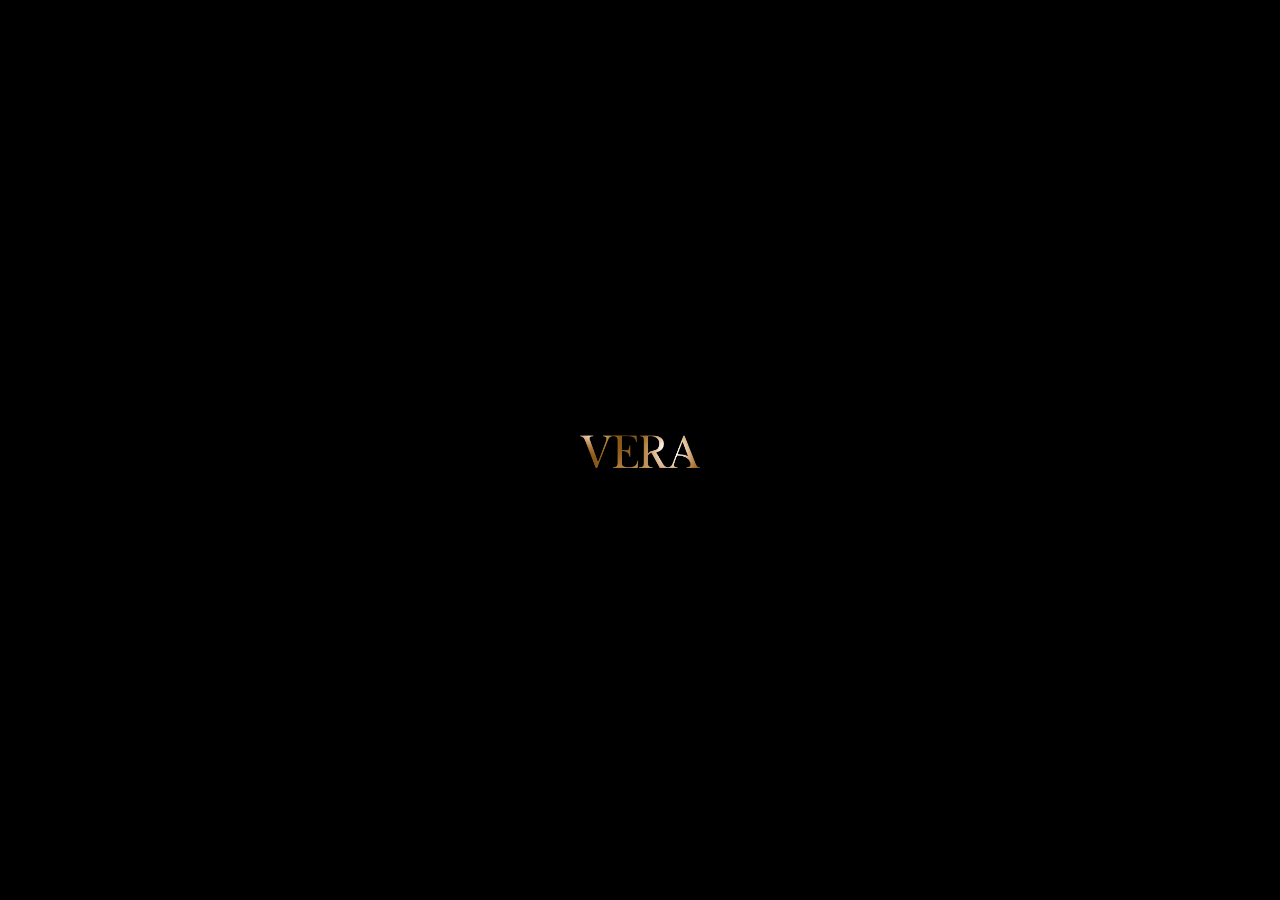
<file: register.html>
<!doctype html>
<html lang="pt-BR">

<head>
  <meta charset="UTF-8" />
  <meta name="viewport" content="width=device-width, initial-scale=1.0" />

  <title>Criar conta | VERA</title>
  <link rel="icon" type="image/png" href="assets/images/faricon.png" />

  <!-- Font Awesome -->
  <link rel="stylesheet" href="https://cdnjs.cloudflare.com/ajax/libs/font-awesome/6.5.1/css/all.min.css" />

  <link rel="stylesheet" href="css/register.css" />
</head>

<body>
  <!-- Carregamento da tela -->
  <div class="loader">
    <img src="assets/images/logo.png" alt="VERA" />
  </div> 

  <!-- CADASTRO -->
  <section class="auth-page">
    <a href="index.html" class="back-button"> ← Voltar </a>

    <!-- LADO VISUAL -->
    <aside class="auth-visual">
      <div class="overlay"></div>

      <div class="visual-content">
        <img src="assets/images/logo.png" class="visual-logo" alt="VERA Logo" />

        <span class="mini-text"> EXPERIÊNCIA PREMIUM </span>

        <h1>
          Torne sua experiência B2C em algo <em>valioso</em>
        </h1>

        <p class="visual-footer">
          <strong>VERA</strong> é a plataforma ideal para venda de suas jóias
        </p>
      </div>
    </aside>

    <!-- FORMULÁRIO -->
    <main class="auth-form-side">
      <div class="auth-container">
        <img src="assets/images/logo.png" class="form-logo mobile-logo" alt="Logo" />

        <h2>Crie sua conta</h2>

        <form class="auth-form" id="register-form" action="cadastrar_usuario.php" method="POST" novalidate>

          <!-- DADOS PESSOAIS E DE NEGÓCIO -->
          <fieldset class="form-section">
            <legend class="section-title">Dados pessoais</legend>

            <div class="form-grid">
              <div class="input-group span-4">
                <input type="text" id="nome" name="nome" placeholder="Nome completo" required />
              </div>

              <div class="input-group span-2">
                <input type="text" id="cpf" name="cpf" placeholder="CPF" inputmode="numeric"
                  data-mask="cpf" maxlength="14" required />
              </div>

              <div class="input-group span-4">
                <input type="email" id="email" name="email" placeholder="E-mail" required />
              </div>

            <!-- CNPJ é pra fornecedor e essa tela é usuarios   <div class="input-group span-2">
                <input type="text" id="cnpj" name="cnpj" placeholder="CNPJ" inputmode="numeric"
                  data-mask="cnpj" maxlength="18" />
              </div> -->

              <div class="input-group span-2">
                <input type="tel" id="telefone-pessoal" name="telefone_pessoal" placeholder="Telefone pessoal"
                  data-mask="phone" maxlength="15" />
              </div>

              <div class="input-group span-4">
                <input type="text" id="login" name="login" placeholder="Login" />
              </div>
              
             <div class="input-group span-2">
                <input type="tel" id="telefone-comercial" name="telefone_comercial" placeholder="Telefone comercial"
                  data-mask="phone" maxlength="15" />
              </div>

            </div>
          </fieldset>

          <!-- DADOS DE LOCALIZAÇÃO -->
          <fieldset class="form-section">
            <legend class="section-title">Dados de localização</legend>

            <div class="form-grid">
              <div class="input-group span-2">
                <input type="text" id="cep" name="cep" placeholder="CEP" inputmode="numeric"
                  data-mask="cep" maxlength="9" />
              </div>

              <div class="input-group span-3">
                <input type="text" id="logradouro" name="logradouro" placeholder="Logradouro" />
              </div>

              <div class="input-group span-1">
                <input type="text" id="numero" name="numero" placeholder="Nº" />
              </div>

              <div class="input-group span-2">
                <input type="text" id="bairro" name="bairro" placeholder="Bairro" />
              </div>

              <div class="input-group span-3">
                <input type="text" id="cidade" name="cidade" placeholder="Cidade" />
              </div>

              <div class="input-group span-1">
                <input type="text" id="uf" name="uf" placeholder="UF" maxlength="2" />
              </div>

              <!-- ESTRANGEIRO -->
              <label class="checkbox-group span-2" for="estrangeiro">
                <input type="checkbox" id="estrangeiro" name="estrangeiro" />
                <span>Sou estrangeiro</span>
              </label>

              <div class="input-group span-2">
                <input type="text" id="nacionalidade" name="nacionalidade" placeholder="Nacionalidade" disabled />
              </div>

              <div class="input-group span-2">
                <input type="text" id="documento" name="documento" placeholder="Documento" disabled />
              </div>
            </div>
          </fieldset>

          <!-- SEGURANÇA -->
          <fieldset class="form-section">
            <legend class="section-title">Segurança</legend>

            <div class="form-grid">
              <div class="input-group span-3 password-group">
                <input type="password" id="senha" name="senha" placeholder="Senha" required />

                <i class="fa-regular fa-eye toggle-password" data-target="#senha"></i>
              </div>

              <div class="input-group span-3 password-group">
                <input type="password" id="confirmar-senha" name="confirmar_senha"
                  placeholder="Confirme a senha" required />

                <i class="fa-regular fa-eye toggle-password" data-target="#confirmar-senha"></i>
              </div>
            </div>

            <p class="form-error" id="form-error" role="alert"></p>
          </fieldset>

          <!-- BOTÃO -->
          <div class="submit-row">
            <button type="submit" class="register-btn">
              <span>Criar conta</span>
            </button>
          </div>

        </form>

        <!-- LOGIN -->
        <p class="signup-text">
          Já possui uma conta?
          <a href="login.html">Entrar</a>
        </p>

        <p class="signup-text">
          É Fornecedor?
          <a href="cadastro_fornecedor.html">Fornecedores | VERA</a>
          
        </p>
      </div>
    </main>
  </section>

    <script src="js/register.js"></script>
    
</body>

</html>
</file>
<file: css/style.css>
:root {
  --gold: #c8a96b;
  --black: #111111;
  --white: #ffffff;
  --gray: #f6f6f6;
  --text: #555;
  --shadow: 0 10px 40px rgba(0, 0, 0, .08);
}

* {
  margin: 0;
  padding: 0;
  box-sizing: border-box;
}

body {
  font-family: 'Inter', sans-serif;
  background: var(--white);
  color: var(--black);
  overflow-x: hidden;
}

img {
  width: 100%;
  display: block;
}

a {
  text-decoration: none;
  color: inherit;
}

.header {
  position: fixed;
  top: 0;
  width: 100%;
  z-index: 1000;
  background: rgba(255, 255, 255, .92);
  backdrop-filter: blur(10px);
  border-bottom: 1px solid rgba(0, 0, 0, .05);
}

[hidden] {
  display: none !important;
}

.account-menu {
  position: relative;
  color: var(--black);
}

.account-menu summary {
  display: flex;
  align-items: center;
  gap: 9px;
  list-style: none;
  cursor: pointer;
}

.account-menu summary::-webkit-details-marker {
  display: none;
}

.account-avatar {
  display: grid;
  width: 36px;
  aspect-ratio: 1;
  place-items: center;
  border: 1px solid rgba(200, 169, 107, .55);
  border-radius: 50%;
  color: #8f6d32;
}

.account-copy {
  display: grid;
  gap: 2px;
  min-width: 0;
}

.account-greeting {
  color: #8f6d32;
  font-size: .58rem;
  font-weight: 600;
  line-height: 1;
}

.account-name {
  max-width: 150px;
  overflow: hidden;
  font-size: .8rem;
  font-weight: 500;
  text-overflow: ellipsis;
  white-space: nowrap;
}

.account-chevron {
  color: #8f6d32;
  font-size: .65rem !important;
  transition: transform .2s ease;
}

.account-menu[open] .account-chevron {
  transform: rotate(180deg);
}

.account-dropdown {
  position: absolute;
  top: calc(100% + 16px);
  right: 0;
  z-index: 1100;
  display: grid;
  width: max-content;
  min-width: 230px;
  padding: 7px;
  border: 1px solid rgba(0, 0, 0, .08);
  background: #fff;
  box-shadow: 0 14px 35px rgba(0, 0, 0, .14);
}

.account-dropdown a {
  display: flex;
  align-items: center;
  gap: 12px;
  min-height: 42px;
  padding: 0 12px;
  color: #28251f;
  font-size: .8rem;
  white-space: nowrap;
}

.account-dropdown a:hover,
.account-dropdown a:focus-visible {
  background: #f6f3ed;
  color: #78591f;
}

.account-dropdown a i {
  width: 16px;
  color: #a27b39;
  font-size: .9rem;
}

.account-dropdown .account-logout {
  margin-top: 5px;
  border-top: 1px solid #eee9e0;
  color: #775d36;
}

.top-header {
  max-width: 1400px;
  margin: auto;
  padding: 20px 40px;
  display: flex;
  justify-content: space-between;
  align-items: center;
}

.logo {
  display: flex;
  align-items: center;
}

.logo img {
  width: 80px;
  object-fit: contain;
}

.navbar {
  display: flex;
  gap: 38px;
}

.navbar a {
  position: relative;

  font-size: .82rem;
  font-weight: 500;

  letter-spacing: 2px;
  text-transform: uppercase;

  transition: .4s ease;
}

.navbar a::after {
  content: '';
  position: absolute;
  left: 0;
  bottom: -6px;
  width: 0%;
  height: 1px;
  background: var(--gold);
  transition: .4s;
}

.navbar a:hover::after {
  width: 100%;
}


/*Inicio do Header*/

.header-actions {
  display: flex;
  align-items: center;
  gap: 16px;
}

.header-actions i {
  font-size: 18px;
  cursor: pointer;
  transition: .3s ease;
}

.header-actions i:hover {
  color: var(--gold);
}

/*Menu de Hamburguer*/
.menu-toggle {
  display: none;

  font-size: 20px;
  cursor: pointer;
}

.search-box {
  position: relative;
}

.search-box input {
  border: none;
  background: #f1f1f1;
  padding: 12px 45px 12px 18px;
  border-radius: 40px;
  outline: none;
  width: 220px;
}

.search-box i {
  position: absolute;
  right: 18px;
  top: 50%;
  transform: translateY(-50%);
}

.hero {
  position: relative;
  width: 100%;
  height: 100vh;
  overflow: hidden;
}

.hero-slide {
  position: absolute;
  inset: 0;
  opacity: 0;
  visibility: hidden;
  transition:
    opacity 2.4s ease-in-out,
    visibility 2.4s ease-in-out;
}

.hero-slide.active {
  opacity: 1;
  visibility: visible;
}

/*Configuração do slide*/

.hero-slide img {
  width: 100%;
  height: 100%;
  object-fit: cover;
  transform: scale(1.01);
  animation:
    heroZoom 14s ease-in-out infinite alternate;
}
/*Melhora a qualidade de imagem*/
.hero-slide img{
  backface-visibility:hidden;
}

/*Animação do carrosel*/
.hero-overlay {
  position: absolute;
  inset: 0;
  background:
    linear-gradient(to right,
      rgba(0, 0, 0, .65),
      rgba(0, 0, 0, .25));
  z-index: 1;
}

.hero-content {
  position: absolute;
  z-index: 2;
  left: 10%;
  top: 50%;
  transform: translateY(-50%);
  max-width: 650px;
  color: white;
}

.hero-content span {
  display: block;
  margin-bottom: 18px;
  font-size: .9rem;
  letter-spacing: 4px;
  text-transform: uppercase;
  color: #d4af37;
}

.hero-content h1 {
  font-size: 5rem;
  line-height: 1.05;
  font-weight: 500;
  margin-bottom: 30px;
  font-family: 'Cormorant Garamond', serif;
}

.btn-primary,
.btn-secondary {
  display: inline-flex;
  align-items: center;
  justify-content: center;
  padding: 16px 34px;
  border-radius: 50px;
  transition: .4s;
  font-weight: 500;
}

.btn-primary {
  background: white;
  color: black;
}

.btn-primary:hover {
  transform: translateY(-4px);
}

.featured-products {
  padding: 120px 8%;
}

.section-header {
  text-align: center;
  margin-bottom: 60px;
}

.section-header span {
  color: var(--gold);
  letter-spacing: 3px;
  text-transform: uppercase;
}

.section-header h2 {
  font-size: 3rem;
  margin-top: 12px;
  font-family: 'Cormorant Garamond', serif;
}

.products-grid {
  display: grid;
  grid-template-columns: repeat(auto-fit, minmax(280px, 1fr));
  gap: 35px;
}

.product-card {
  background: white;
  border-radius: 20px;
  overflow: hidden;
  box-shadow: var(--shadow);
  transition: .5s;
}

.product-card:hover {
  transform: translateY(-10px);
}

.product-image {
  position: relative;
  overflow: hidden;
}

.product-image img {
  height: 400px;
  object-fit: cover;
  transition: 1s;
}

.cart-icon {
  position: relative;
}

.cart-count {
  position: absolute;

  top: -8px;
  right: -10px;

  width: 18px;
  height: 18px;

  border-radius: 50%;

  background: var(--gold);
  color: white;

  font-size: 10px;
  font-weight: 600;

  display: flex;
  align-items: center;
  justify-content: center;
}

.product-card:hover img {
  transform: scale(1.08);
}

.favorite-btn {
  position: absolute;
  top: 20px;
  right: 20px;
  width: 45px;
  height: 45px;
  border: none;
  border-radius: 50%;
  background: white;
  cursor: pointer;
}

.product-info {
  padding: 30px;
}

.product-info h3 {
  font-size: 1.4rem;
  margin-bottom: 8px;
}

.product-info p {
  color: var(--text);
}

.product-bottom {
  margin-top: 25px;
  display: flex;
  justify-content: space-between;
  align-items: center;
}

.price {
  color: var(--gold);
  font-size: 1.3rem;
  font-weight: 600;
}

.add-cart {
  border: none;
  background: black;
  color: white;
  padding: 12px 20px;
  border-radius: 40px;
  cursor: pointer;
}

.luxury-banner {
  padding: 180px 10%;
  background: linear-gradient(rgba(0, 0, 0, .45), rgba(0, 0, 0, .45)),
    url('https://images.unsplash.com/photo-1524504388940-b1c1722653e1?q=80&w=1920');
  background-size: cover;
  background-position: center;
  color: white;
  text-align: center;
}

.banner-content h2 {
  font-size: 4rem;
  margin: 20px 0;
  font-family: 'Cormorant Garamond', serif;
}

.newsletter {
  padding: 120px 8%;
  text-align: center;
}

.newsletter form {
  margin-top: 30px;
  display: flex;
  justify-content: center;
  gap: 15px;
}

.newsletter input {
  width: 380px;
  padding: 18px;
  border-radius: 50px;
  border: 1px solid #ddd;
}

.newsletter button {
  border: none;
  padding: 18px 30px;
  background: black;
  color: white;
  border-radius: 50px;
}

.footer {
  padding: 90px 8%;
  background: #0e0e0e;
  color: white;
}

.footer-grid {
  display: grid;
  grid-template-columns: repeat(auto-fit, minmax(240px, 1fr));
  gap: 40px;
}

.footer h4 {
  margin-bottom: 20px;
}

.footer a {
  display: block;
  margin-bottom: 10px;
  color: #aaa;
}

.socials {
  display: flex;
  gap: 15px;
  font-size: 1.2rem;
}

.loader {
  position: fixed;
  inset: 0;
  background: #ffffff;
  z-index: 99999;

  display: flex;
  align-items: center;
  justify-content: center;

  transition: opacity 1s ease,
    visibility 1s ease;
}

.loader.hidden {
  opacity: 0;
  visibility: hidden;
}

.loader-logo {
  width: 180px;

  animation:
    luxuryPulse 3s ease infinite,
    fadeLuxury 2s ease;
}

.loader-logo img {
  width: 100%;
  object-fit: contain;
}

@media(max-width:992px) {

  .menu-toggle {
    display: flex;
    align-items: center;
    justify-content: center;
  }

}

@keyframes heroZoom{

  from{
    transform:scale(1.01);
  }

  to{
    transform:scale(1.05);
  }

}

@media(max-width:768px) {

  .hero-content {
    left: 7%;
    right: 7%;
  }

  .hero-content h1 {
    font-size: 3rem;
  }

}

/* MENU Mobile */

.mobile-overlay{
  display:none;
}

@media(max-width:992px){

  .top-header{
    padding:18px 20px;
    display:grid;
    grid-template-columns:
    auto 1fr auto;
    align-items:center;
    gap:15px;
  }

  /* LOGO */

  .logo{
    z-index:1002;
  }
  .logo img{
    width:65px;
  }

  /* MENU botão*/

  .menu-toggle{
    display:flex;
    align-items:center;
    justify-content:center;
    width:42px;
    height:42px;
    order:3;
    cursor:pointer;
    z-index:1002;
  }

  .menu-toggle i{
    font-size:1.2rem;
  }

  /* Pesquisa e icones */

  .header-actions{
    justify-content:flex-end;
    gap:14px;
  }

  .account-dropdown {
    top: calc(100% + 12px);
  }

  .search-box input{
    width:160px;
  }

  /* SIDEBAR */

  .navbar{
    position:fixed;
    top:0;
    right:-100%;
    width:320px;
    max-width:85%;
    height:100vh;
    background:#fff;
    padding:120px 40px;
    display:flex;
    flex-direction:column;
    align-items:flex-start;
    gap:30px;
    z-index:1001;
    transition:
    right .55s cubic-bezier(.77,0,.175,1);
    box-shadow:
    -20px 0 60px rgba(0,0,0,.12);
  }

  .navbar.active{
    right:0;
  }

  .navbar a{
    font-size:.95rem;
    letter-spacing:2px;
    text-transform:uppercase;
  }

  /* OVERLAY */

  .mobile-overlay{
    display:block;
    position:fixed;
    inset:0;
    background:
    rgba(0,0,0,.35);
    opacity:0;
    visibility:hidden;
    transition:
    opacity .4s ease;
    z-index:1000;
  }

  .mobile-overlay.active{
    opacity:1;
    visibility:visible;
  }

}

@media(max-width:600px) {
  .search-box {
    display: none;
  }

  .account-name {
    max-width: 105px;
  }
}
</file>
<file: css/animations.css>
@keyframes luxuryPulse{

  0%{
    transform:scale(.96);
    opacity:.7;
  }

  50%{
    transform:scale(1);
    opacity:1;
  }

  100%{
    transform:scale(.96);
    opacity:.7;
  }

}

@keyframes fadeLuxury{

  from{
    opacity:0;
    transform:translateY(20px);
    filter:blur(10px);
  }

  to{
    opacity:1;
    transform:translateY(0);
    filter:blur(0);
  }

}
</file>
<file: css/responsive.css>
@media(max-width:992px){

  .navbar{
    position:fixed;
    top:0;
    left:-100%;
    width:280px;
    height:100vh;
    background:white;
    flex-direction:column;
    padding:100px 40px;
    transition:.5s;
  }

  .navbar.active{
    left:0;
  }

  .hero-content h1{
    font-size:3rem;
  }

  .newsletter form{
    flex-direction:column;
    align-items:center;
  }

  .newsletter input{
    width:100%;
  }

}

@media(max-width:768px){

  .top-header{
    padding:20px;
  }

  .hero-content{
    left:5%;
  }

  .hero-content h1{
    font-size:2.4rem;
  }

  .section-header h2{
    font-size:2.2rem;
  }

  .banner-content h2{
    font-size:2.5rem;
  }

}
</file>
<file: css/register.css>
@import url('https://fonts.googleapis.com/css2?family=Playfair+Display:wght@500;600;700&family=Inter:wght@300;400;500;600&display=swap');

/* ===== VARIÁVEIS (mesma base do login.css) ===== */
:root {
    --cor-creme: #FFFBF5;
    --cor-marfim: #F7F3ED;
    --cor-branco-quente: #FEFCF9;
    --cor-ouro: #bf873b;
    --cor-ouro-escuro: #8B6914;
    --cor-dourado: #d4af37;
    --cor-grafite: #1C1C1C;
    --cor-cinza-claro: #3A3A3A;
    --cor-taupa: #A69080;
    --cor-taupa-claro: #C4B5A5;
    --fundo-form: #111;

    --fonte-titulos: 'Playfair Display', 'Lucy Rose', Georgia, serif;
    --fonte-pagina: 'Inter', -apple-system, sans-serif;
}

* {
    margin: 0;
    padding: 0;
    box-sizing: border-box;
}

body {
    font-family: var(--fonte-pagina);
    background: #0b0b0b;
    color: #fff;
    overflow: hidden;
}

/* ===== LOADER ===== */

.loader {
    position: fixed;
    inset: 0;
    background: #000;
    display: flex;
    align-items: center;
    justify-content: center;
    z-index: 9999;
    transition: 1s ease;
}

.loader img {
    width: 120px;
    animation: pulse 2s infinite;
}

.loader.hide {
    opacity: 0;
    visibility: hidden;
}

@keyframes pulse {
    0% {
        transform: scale(1);
        opacity: 1;
    }

    50% {
        transform: scale(1.05);
        opacity: .7;
    }

    100% {
        transform: scale(1);
        opacity: 1;
    }
}

/* ===== PÁGINA ===== */

.auth-page {
    width: 100%;
    height: 100vh;
    display: grid;
    grid-template-columns: 1fr 1fr;
}

.back-button {
    position: fixed;
    top: 30px;
    left: 30px;
    z-index: 999;

    font-size: 13px;
    letter-spacing: 2px;
    text-decoration: none;

    color: rgba(255, 255, 255, 0.7);
    background: rgba(0, 0, 0, 0.2);

    padding: 10px 14px;
    border: 1px solid rgba(255, 255, 255, 0.08);

    backdrop-filter: blur(10px);

    transition: 0.4s ease;
}

.back-button:hover {
    color: var(--cor-dourado);
    border-color: rgba(212, 175, 55, .4);
}

.product-back-button {
    position: static;
    display: inline-flex;
    align-items: center;
    gap: 9px;
    margin: 0 0 34px;
    color: rgba(255, 255, 255, .82);
    letter-spacing: .04em;
}

/* ===== LADO VISUAL ===== */

.auth-visual {
    position: relative;
    background:
        linear-gradient(rgba(0, 0, 0, .5),
            rgba(0, 0, 0, .75)),
        url('../assets/images/anel_01.jpg') center/cover no-repeat;
    display: flex;
    align-items: center;
    padding: 80px;
    overflow: hidden;
}

.overlay {
    position: absolute;
    inset: 0;
    background: linear-gradient(120deg, rgba(0, 0, 0, .88) 0%, rgba(0, 0, 0, .45) 100%);
}

.visual-content {
    position: relative;
    z-index: 2;
    max-width: 520px;
    animation: fadeUp 1.2s ease;
}

.visual-logo {
    width: 165px;
    margin-bottom: 6px;
    opacity: .95;
    display: block;
}

.mini-text {
    display: block;
    margin: 10px 0 34px;

    font-size: 11px;
    letter-spacing: 5px;

    color: var(--cor-ouro);
}

.visual-content h1 {
    font-family: var(--fonte-titulos);
    font-weight: 600;
    font-size: clamp(2.6rem, 4.1vw, 4.1rem);
    line-height: 1.08;
    letter-spacing: -0.5px;
}

.visual-content h1 em {
    font-style: normal;
    color: var(--cor-dourado);
}

.visual-footer {
    margin-top: 38px;
    font-size: 11px;
    letter-spacing: 2px;
    text-transform: uppercase;
    color: #bdbdbd;
}

.visual-footer strong {
    color: var(--cor-dourado);
    font-weight: 600;
}

/* ===== FORM SIDE ===== */

.auth-form-side {
    height: 100vh;
    overflow-y: auto;
    background: var(--fundo-form);
    padding: 70px 60px;
    display: flex;
    justify-content: center;
}

.auth-form-side::-webkit-scrollbar {
    width: 6px;
}

.auth-form-side::-webkit-scrollbar-track {
    background: transparent;
}

.auth-form-side::-webkit-scrollbar-thumb {
    background: rgba(212, 175, 55, .35);
    border-radius: 10px;
}

.auth-container {
    width: 100%;
    max-width: 700px;
    padding-bottom: 60px;
    animation: fadeUp 1s ease;
}

.form-logo {
    width: 100px;
    margin-bottom: 40px;
    display: none;
}

.auth-container h2 {
    font-family: var(--fonte-titulos);
    font-weight: 600;
    font-size: clamp(2.2rem, 3.4vw, 3.4rem);
    line-height: 1.1;
    margin-bottom: 45px;
}

/* ===== SEÇÕES ===== */

.form-section {
    border: none;
    margin-bottom: 40px;
}

.section-title {
    display: block;
    width: 100%;
    padding: 0;
    margin-bottom: 18px;

    color: var(--cor-dourado);
    font-size: 11px;
    letter-spacing: 4px;
    text-transform: uppercase;
    font-weight: 500;
}

/* ===== GRID ===== */

.form-grid {
    display: grid;
    grid-template-columns: repeat(6, minmax(0, 1fr));
    gap: 14px;
}

#produto-form .product-field-name,
#produto-form .product-field-description {
    grid-column: 1 / -1;
}

#produto-form .product-field-size,
#produto-form .product-field-material,
#produto-form .product-field-weight,
#produto-form .product-field-category,
#produto-form .product-field-price,
#produto-form .product-field-stock {
    grid-column: span 2;
}

.span-1 {
    grid-column: span 1;
}

.span-2 {
    grid-column: span 2;
}

.span-3 {
    grid-column: span 3;
}

.span-4 {
    grid-column: span 4;
}

/* ===== INPUTS ===== */

.input-group {
    position: relative;
}

.input-group input {
    width: 100%;
    height: 56px;

    background: rgba(255, 255, 255, .03);
    border: 1px solid rgba(255, 255, 255, .08);

    padding: 0 18px;

    color: #fff;
    font-family: var(--fonte-pagina);
    font-size: 12px;
    letter-spacing: 1.4px;

    outline: none;
    transition: .4s ease;
}

.input-group input::placeholder {
    color: #777;
    text-transform: uppercase;
    letter-spacing: 1.6px;
    font-size: 11px;
}

.input-group input:focus {
    border-color: var(--cor-dourado);
    background: rgba(255, 255, 255, .05);
    box-shadow: 0 0 0 1px rgba(212, 175, 55, .12);
}

.input-group input:disabled {
    opacity: .35;
    cursor: not-allowed;
}

.password-group input {
    padding-right: 52px;
}

.toggle-password {
    position: absolute;
    right: 18px;
    top: 50%;
    transform: translateY(-50%);

    color: #888;
    cursor: pointer;
    font-size: 15px;
    transition: .3s ease;
}

.toggle-password:hover {
    color: var(--cor-dourado);
}

/* ===== CHECKBOX ESTRANGEIRO ===== */

.checkbox-group {
    display: flex;
    align-items: center;
    gap: 12px;
    height: 56px;
    padding: 0 4px;
    cursor: pointer;

    font-size: 11px;
    letter-spacing: 1.6px;
    text-transform: uppercase;
    color: #9a9a9a;

    transition: .3s ease;
}

.checkbox-group:hover {
    color: var(--cor-dourado);
}

.checkbox-group input {
    width: 15px;
    height: 15px;
    accent-color: var(--cor-dourado);
    cursor: pointer;
}

/* ===== ERRO ===== */

.form-error {
    min-height: 16px;
    margin-top: 14px;

    font-size: 12px;
    letter-spacing: 1px;
    color: #e05c5c;

    opacity: 0;
    transition: .3s ease;
}

.form-error.show {
    opacity: 1;
}

/* ===== BOTÃO ===== */

.submit-row {
    display: flex;
    justify-content: center;
    margin-top: 10px;
}

.register-btn {
    width: 100%;
    max-width: 340px;
    height: 62px;

    border: none;
    background: var(--cor-dourado);
    color: #000;

    font-family: var(--fonte-pagina);
    font-weight: 600;
    font-size: 13px;
    letter-spacing: 3px;
    text-transform: uppercase;

    cursor: pointer;
    transition: .4s ease;
    position: relative;
    overflow: hidden;
}

.register-btn:hover {
    transform: translateY(-2px);
    box-shadow: 0 10px 30px rgba(212, 175, 55, .3);
}

.register-btn:disabled {
    cursor: wait;
}

/* ===== LOGIN ===== */

.signup-text {
    margin-top: 40px;
    text-align: center;
    color: #888;
    font-size: 14px;
}

.signup-text a {
    color: var(--cor-dourado);
    text-decoration: none;
    transition: .3s ease;
}

.signup-text a:hover {
    color: var(--cor-ouro);
}

/* ===== ANIMAÇÃO ===== */

@keyframes fadeUp {
    from {
        opacity: 0;
        transform: translateY(40px);
    }

    to {
        opacity: 1;
        transform: translateY(0);
    }
}

/* ===== RESPONSIVO ===== */

@media(max-width:1200px) {
    .auth-form-side {
        padding: 60px 40px;
    }

    .auth-visual {
        padding: 60px 50px;
    }
}

@media(max-width:992px) {

    body {
        overflow: auto;
    }

    .auth-page {
        grid-template-columns: 1fr;
        height: auto;
    }

    .auth-visual {
        display: none;
    }

    .auth-form-side {
        height: auto;
        min-height: 100vh;
        padding: 100px 30px 60px;
    }

    .form-logo {
        display: block;
        margin: 0 auto 30px;
    }

    .auth-container {
        max-width: 640px;
    }

    .back-button {
        top: 20px;
        left: 20px;
    }
}

@media(max-width:600px) {

    .form-grid {
        grid-template-columns: 1fr;
    }

    .span-1,
    .span-2,
    .span-3,
    .span-4 {
        grid-column: span 1;
    }

    #produto-form .product-field-name,
    #produto-form .product-field-size,
    #produto-form .product-field-material,
    #produto-form .product-field-weight,
    #produto-form .product-field-category,
    #produto-form .product-field-description,
    #produto-form .product-field-price,
    #produto-form .product-field-stock {
        grid-column: 1 / -1;
    }

    .auth-container h2 {
        font-size: 34px;
        margin-bottom: 34px;
    }

    .section-title {
        letter-spacing: 3px;
    }

    .register-btn {
        max-width: 100%;
    }
}

/* Text Area Cad*/
.input-group textarea {
    width: 100%;
    min-height: 110px;

    background: rgba(255, 255, 255, .03);
    border: 1px solid rgba(255, 255, 255, .08);

    padding: 16px 18px;
    resize: vertical;

    color: #fff;
    font-family: var(--fonte-pagina);
    font-size: 12px;
    letter-spacing: 1.4px;
    line-height: 1.6;

    outline: none;
    transition: .4s ease;
}

.input-group textarea::placeholder {
    color: #777;
    text-transform: uppercase;
    letter-spacing: 1.6px;
    font-size: 11px;
}

.input-group textarea:focus {
    border-color: var(--cor-dourado);
    background: rgba(255, 255, 255, .05);
    box-shadow: 0 0 0 1px rgba(212, 175, 55, .12);
}
</file>
<file: css/cart-page.css>
/* VERA — página do carrinho
   Tudo escopado em .cart-page para não interferir no style.css.
   .btn-primary e o cabeçalho/rodapé continuam vindo do style.css do projeto. */

.cart-page{
  --cp-gold:#c6a15b;
  --cp-gold-d:#a9863f;
  --cp-ink:#1a1a1a;
  --cp-gray:#767066;
  --cp-line:#e7e1d5;
  max-width:1300px;
  margin:0 auto;
  padding:40px 32px 90px;
  font-family:'Inter',sans-serif;
  color:var(--cp-ink);
}
.cart-page h1{
  font-family:'Cormorant Garamond',serif;
  font-size:2.2rem;
  font-weight:500;
  margin-bottom:28px;
}
.cart-layout{
  display:grid;
  grid-template-columns:1fr 360px;
  gap:36px;
  align-items:start;
}

/* ---------- itens ---------- */
.cart-items{display:flex;flex-direction:column;gap:16px}
.cart-item{
  display:grid;
  grid-template-columns:110px 1fr auto;
  gap:22px;
  align-items:center;
  border:1px solid var(--cp-line);
  border-radius:8px;
  padding:18px;
  background:#fff;
  transition:transform .3s ease,box-shadow .3s ease;
}
.cart-item:hover{transform:translateY(-4px);box-shadow:0 14px 26px -16px rgba(0,0,0,.2)}
.cart-item-img{
  width:110px;height:110px;
  border-radius:8px;
  overflow:hidden;
  border:1.5px dashed var(--cp-line);
  background:#fbfaf7;
  display:flex;align-items:center;justify-content:center;
  color:var(--cp-gray);font-size:.65rem;text-align:center;padding:8px;
}
.cart-item-img.has-img{border:none;padding:0}
.cart-item-img img{width:100%;height:100%;object-fit:cover}
.cart-item-info h4{
  font-family:'Cormorant Garamond',serif;
  font-size:1.35rem;font-weight:600;margin-bottom:4px;
}
.cart-item-info p{font-size:.78rem;color:var(--cp-gray);margin-bottom:12px}
.qty{display:inline-flex;align-items:center;border:1px solid var(--cp-line);border-radius:20px;overflow:hidden}
.qty button{width:32px;height:32px;border:none;background:#fff;color:var(--cp-gold-d);font-size:1rem;cursor:pointer}
.qty button:hover{background:var(--cp-gold);color:#fff}
.qty span{min-width:30px;text-align:center;font-size:.85rem}
.cart-item-side{text-align:right}
.cart-item-price{
  font-family:'Cormorant Garamond',serif;
  font-size:1.5rem;color:var(--cp-gold-d);margin-bottom:10px;
}
.remove-item{
  background:none;border:none;color:var(--cp-gray);
  font-size:.72rem;letter-spacing:.06em;text-transform:uppercase;cursor:pointer;
}
.remove-item:hover{color:var(--cp-ink)}
.cart-empty{
  border:1px dashed var(--cp-line);border-radius:8px;
  padding:60px 20px;text-align:center;color:var(--cp-gray);font-size:.9rem;
}
.cart-empty a{color:var(--cp-gold-d);text-decoration:none;display:inline-block;margin-top:12px}

/* ---------- resumo ---------- */
.cart-summary{
  border:1px solid var(--cp-line);border-radius:8px;
  padding:26px;background:#fbfaf7;
  position:sticky;top:110px;
}
.cart-summary h2{font-family:'Cormorant Garamond',serif;font-size:1.6rem;font-weight:600;margin-bottom:16px}
.cart-summary p{display:flex;justify-content:space-between;font-size:.82rem;color:var(--cp-gray);margin-bottom:10px}
.cart-summary p b{color:var(--cp-ink);font-weight:500}
.cart-summary label{
  display:block;font-size:.68rem;letter-spacing:.06em;color:var(--cp-gray);
  text-transform:uppercase;margin:14px 0 8px;
}
.cart-summary select{
  width:100%;border:1px solid var(--cp-line);border-radius:4px;padding:11px 12px;
  font-family:'Inter',sans-serif;font-size:.85rem;color:var(--cp-ink);
  background:#fff url('data:image/svg+xml;utf8,<svg xmlns="http://www.w3.org/2000/svg" width="10" height="6"><path d="M0 0l5 6 5-6z" fill="%23c6a15b"/></svg>') no-repeat right 14px center;
  appearance:none;
}
.cart-summary .shipping-line{margin-top:14px}
.cart-summary h3{
  font-family:'Cormorant Garamond',serif;font-size:1.8rem;font-weight:600;
  display:flex;justify-content:space-between;
  border-top:1px solid var(--cp-line);padding-top:16px;margin:16px 0 22px;
}
.cart-summary h3 span{color:var(--cp-gold-d)}
.cart-summary .btn-primary{display:block;text-align:center}
.cart-summary .btn-primary.disabled{opacity:.45;pointer-events:none}
.continue-link{display:block;text-align:center;margin-top:16px;color:var(--cp-gray);font-size:.78rem;text-decoration:none}
.continue-link:hover{color:var(--cp-gold-d)}

/* ---------- responsivo ---------- */
@media(max-width:900px){
  .cart-page{padding:28px 20px 70px}
  .cart-layout{grid-template-columns:1fr}
  .cart-summary{position:static}
  .cart-item{grid-template-columns:80px 1fr}
  .cart-item-img{width:80px;height:80px}
  .cart-item-side{grid-column:1/-1;display:flex;justify-content:space-between;align-items:center;text-align:left}
  .cart-item-price{margin:0}
}
</file>
<file: css/produtos.css>
/* CSS DA PAGINA DE PRODUTOS - VERA */

.products-page-container {
  max-width: 1400px;
  margin: 140px auto 40px;
  padding: 0 40px;
  display: grid;
  grid-template-columns: 260px 1fr;
  gap: 50px;
}

.featured-products.display-section {
  padding: 0 !important;
}

.products-grid {
  display: grid;
  grid-template-columns: repeat(auto-fill, minmax(280px, 1fr));
  gap: 30px;
}

.product-card {
  width: 100%;
}

.product-card[hidden] {
  display: none !important;
}

.product-image {
  position: relative;
  width: 100%;
  height: 340px;
  overflow: hidden;
  background: #f9f9f9;
}

.img-gallery {
  position: relative;
  width: 100%;
  height: 100%;
}

.img-gallery img {
  position: absolute;
  top: 0;
  left: 0;
  width: 100%;
  height: 100%;
  object-fit: cover;
  opacity: 0;
  transition: opacity 0.5s ease-in-out;
}

.img-gallery img:first-child {
  opacity: 1;
}

.product-card:hover .img-gallery img:first-child {
  animation: rotateGalleryFirst 6s infinite ease-in-out;
}

.product-card:hover .img-gallery img:nth-child(2) {
  animation: rotateGallerySecond 6s infinite ease-in-out;
}

.product-card:hover .img-gallery img:nth-child(3) {
  animation: rotateGalleryThird 6s infinite ease-in-out;
}

@keyframes rotateGalleryFirst {

  0%,
  100% {
    opacity: 1;
  }

  33%,
  99% {
    opacity: 0;
  }
}

@keyframes rotateGallerySecond {

  0%,
  100%,
  66% {
    opacity: 0;
  }

  33%,
  65% {
    opacity: 1;
  }
}

@keyframes rotateGalleryThird {

  0%,
  33%,
  100% {
    opacity: 0;
  }

  66%,
  99% {
    opacity: 1;
  }
}

/* FILTROS */

.filters-sidebar {
  align-self: start;
  border-right: 1px solid rgba(0, 0, 0, 0.06);
  padding-right: 30px;
}

.filter-title h2 {
  font-family: 'Cormorant Garamond', serif;
  font-size: 1.6rem;
  font-weight: 400;
  letter-spacing: 1px;
  margin-bottom: 30px;
  text-transform: uppercase;
}

.filter-group {
  margin-bottom: 25px;
  border-bottom: 1px solid rgba(0, 0, 0, 0.04);
  padding-bottom: 15px;
}

.filter-group-header {
  width: 100%;
  display: flex;
  justify-content: space-between;
  align-items: center;
  gap: 16px;
  cursor: pointer;
  user-select: none;
  padding: 5px 0;
  border: none;
  background: transparent;
  color: inherit;
  font: inherit;
  text-align: left;
  appearance: none;
}

.filter-group-header:focus-visible {
  outline: 1px solid var(--gold);
  outline-offset: 4px;
}

.filter-group h3 {
  font-size: 0.85rem;
  text-transform: uppercase;
  letter-spacing: 1.5px;
  color: var(--black);
  font-weight: 600;
  margin: 0;
}

.toggle-icon {
  font-size: 0.8rem;
  color: #999;
  transition: transform 0.3s ease;
}

.filter-group-content {
  max-height: 0;
  overflow: hidden;
  opacity: 0;
  transition:
    max-height 0.4s cubic-bezier(0, 1, 0, 1),
    margin-top 0.3s ease,
    opacity 0.3s ease;
}

.filter-group.active .filter-group-content {
  max-height: 1000px;
  margin-top: 18px;
  opacity: 1;
  transition:
    max-height 0.4s ease-in-out,
    opacity 0.3s ease;
}

.filter-group.active .toggle-icon {
  transform: rotate(180deg);
  color: var(--gold);
}

.filter-item {
  display: flex;
  align-items: center;
  gap: 12px;
  margin-bottom: 12px;
  cursor: pointer;
  font-size: 0.9rem;
  color: var(--text);
  user-select: none;
  transition: color 0.2s ease;
}

.filter-item:hover {
  color: var(--black);
}

.filter-item input[type="checkbox"] {
  width: 16px;
  height: 16px;
  cursor: pointer;
  accent-color: var(--gold);
}

.price-range {
  margin-top: 5px;
}

.price-range input[type="range"] {
  width: 100%;
  cursor: pointer;
  accent-color: var(--gold);
  background: var(--gray);
}

.price-output {
  display: flex;
  justify-content: space-between;
  gap: 12px;
  margin-top: 10px;
  font-size: 0.8rem;
  color: var(--text);
}

.current-price {
  color: var(--gold);
  font-weight: 500;
  white-space: nowrap;
}

.clear-filters {
  width: 100%;
  margin-top: 2px;
  padding: 13px 18px;
  border: 1px solid rgba(0, 0, 0, 0.08);
  border-radius: 40px;
  background: #fff;
  color: var(--black);
  cursor: pointer;
  font: inherit;
  font-size: 0.85rem;
  letter-spacing: 1px;
  text-transform: uppercase;
  transition:
    border-color 0.3s ease,
    color 0.3s ease,
    transform 0.3s ease;
}

.clear-filters:hover {
  border-color: var(--gold);
  color: var(--gold);
  transform: translateY(-1px);
}

.no-results {
  padding: 48px 20px;
  text-align: center;
  color: var(--text);
  font-size: 0.95rem;
}

/* BOTOES DOS CARDS */

.view-product {
  border: none;
  background: #f6f6f6;
  color: #000;
  padding: 12px 20px;
  border-radius: 40px;
  cursor: pointer;
  transition: 0.35s ease;
}

.view-product:hover {
  transform: translateY(-2px);
}

/* MODAL */

.product-modal {
  position: fixed;
  inset: 0;
  z-index: 99999;
  display: flex;
  align-items: center;
  justify-content: center;
  opacity: 0;
  visibility: hidden;
  transition:
    opacity 0.45s ease,
    visibility 0.45s ease;
}

.product-modal.active {
  opacity: 1;
  visibility: visible;
}

.modal-overlay {
  position: absolute;
  inset: 0;
  background: rgba(0, 0, 0, 0.45);
  backdrop-filter: blur(8px);
}

.modal-content {
  position: relative;
  z-index: 2;
  width: min(1180px, 92%);
  height: min(720px, 90vh);
  display: grid;
  grid-template-columns: 1fr 460px;
  overflow: hidden;
  background: #fff;
  border-radius: 32px;
  box-shadow: 0 30px 80px rgba(0, 0, 0, 0.18);
  animation: modalReveal 0.65s cubic-bezier(0.22, 1, 0.36, 1);
}

.modal-gallery {
  padding: 28px;
  background: #fafafa;
  display: flex;
  flex-direction: column;
}

.main-image {
  flex: 1;
  min-height: 0;
  overflow: hidden;
  border-radius: 24px;
}

.main-image img {
  width: 100%;
  height: 100%;
  object-fit: cover;
  transition:
    transform 1s ease,
    opacity 0.35s ease;
}

.main-image:hover img {
  transform: scale(1.03);
}

.thumbnail-gallery {
  display: flex;
  gap: 12px;
  margin-top: 16px;
  overflow-x: auto;
  padding-bottom: 4px;
}

.thumbnail-gallery::-webkit-scrollbar {
  height: 4px;
}

.thumb {
  width: 78px;
  height: 78px;
  flex-shrink: 0;
  border: 2px solid transparent;
  border-radius: 16px;
  object-fit: cover;
  cursor: pointer;
  opacity: 0.55;
  transition: 0.35s ease;
}

.thumb:hover {
  opacity: 0.9;
}

.thumb.active {
  opacity: 1;
  border-color: var(--gold);
}

.modal-details {
  padding: 40px 38px;
  overflow-y: auto;
  display: flex;
  flex-direction: column;
}

.modal-category {
  font-size: 0.75rem;
  letter-spacing: 3px;
  text-transform: uppercase;
  color: var(--gold);
  margin-bottom: 14px;
}

.modal-details h2 {
  font-family: 'Cormorant Garamond', serif;
  font-size: 3rem;
  line-height: 1;
  font-weight: 500;
  margin-bottom: 16px;
}

.modal-description {
  color: var(--text);
  line-height: 1.7;
  margin-bottom: 24px;
}

.modal-price {
  font-size: 2rem;
  font-weight: 600;
  color: var(--gold);
  margin-bottom: 24px;
}

.payment-options {
  display: flex;
  flex-direction: column;
  gap: 14px;
  margin-bottom: 28px;
}

.payment-card {
  display: flex;
  align-items: center;
  gap: 16px;
  padding: 16px 18px;
  border: 1px solid rgba(0, 0, 0, 0.08);
  border-radius: 18px;
  background: #fafafa;
}

.payment-card i {
  font-size: 1.3rem;
  color: var(--gold);
}

.payment-card strong {
  display: block;
  font-size: 0.95rem;
  margin-bottom: 4px;
}

.payment-card span {
  font-size: 0.85rem;
  color: var(--text);
}

.size-selector h4,
.cep-box h4 {
  margin-bottom: 16px;
  font-size: 0.85rem;
  letter-spacing: 2px;
  text-transform: uppercase;
}

.sizes {
  display: flex;
  gap: 12px;
  margin-bottom: 28px;
}

.sizes button {
  width: 46px;
  height: 46px;
  border: 1px solid #ddd;
  border-radius: 50%;
  background: #fff;
  cursor: pointer;
  transition: 0.3s ease;
}

.sizes button:hover,
.sizes button.active {
  background: var(--black);
  color: #fff;
  border-color: var(--black);
}

.cep-input {
  display: flex;
  gap: 12px;
  margin-bottom: 28px;
}

.cep-input input {
  flex: 1;
  height: 52px;
  border: 1px solid #ddd;
  border-radius: 50px;
  padding: 0 22px;
  outline: none;
}

.cep-input button {
  border: none;
  padding: 0 28px;
  border-radius: 50px;
  background: var(--black);
  color: #fff;
  cursor: pointer;
}

.modal-actions {
  display: flex;
  gap: 14px;
  margin-bottom: 28px;
}

.btn-outline,
.btn-dark {
  flex: 1;
  height: 56px;
  border-radius: 50px;
  font-weight: 500;
  cursor: pointer;
  transition: 0.35s ease;
}

.btn-outline {
  background: #fff;
  border: 1px solid #ddd;
}

.btn-outline:hover {
  border-color: var(--black);
}

.btn-dark {
  background: var(--black);
  color: #fff;
  border: none;
}

.btn-dark:hover {
  transform: translateY(-2px);
}

.modal-benefits {
  display: flex;
  flex-direction: column;
  gap: 14px;
  color: var(--text);
  font-size: 0.92rem;
}

.modal-benefits div {
  display: flex;
  align-items: center;
  gap: 12px;
}

.modal-benefits i {
  color: var(--gold);
}

.close-modal {
  position: absolute;
  top: 20px;
  right: 20px;
  z-index: 10;
  width: 46px;
  height: 46px;
  border: none;
  border-radius: 50%;
  background: #fff;
  cursor: pointer;
  box-shadow: 0 10px 25px rgba(0, 0, 0, 0.08);
}

@keyframes modalReveal {
  from {
    opacity: 0;
    transform: translateY(40px) scale(0.96);
  }

  to {
    opacity: 1;
    transform: translateY(0) scale(1);
  }
}

@media (max-width: 992px) {
  .products-page-container {
    grid-template-columns: 1fr;
    padding: 0 20px;
    gap: 30px;
    margin-top: 110px;
  }

  .filters-sidebar {
    border-right: none;
    border-bottom: 1px solid rgba(0, 0, 0, 0.06);
    padding-right: 0;
    padding-bottom: 20px;
  }

  .modal-content {
    width: 100%;
    height: 100vh;
    grid-template-columns: 1fr;
    border-radius: 0;
    overflow-y: auto;
  }

  .modal-gallery {
    padding: 20px;
  }

  .main-image {
    height: 420px;
    flex: none;
  }

  .modal-details {
    padding: 35px 22px 45px;
    overflow: visible;
  }

  .modal-details h2 {
    font-size: 2.3rem;
  }

  .modal-actions {
    flex-direction: column;
  }
}

@media (max-width: 560px) {
  .products-grid {
    grid-template-columns: 1fr;
  }

  .product-image {
    height: 300px;
  }

  .cep-input,
  .modal-actions {
    flex-direction: column;
  }

  .cep-input button {
    height: 52px;
  }
}
</file>
<file: css/login.css>
@import url('https://fonts.googleapis.com/css2?family=Playfair+Display:wght@500;600;700&family=Inter:wght@300;400;500;600&display=swap');

/* indice/variáveis dos estilos */
:root {
    --cor-creme: #FFFBF5;
    --cor-marfim: #F7F3ED;
    --cor-branco-quente: #FEFCF9;
    --cor-ouro: #bf873b;
    --cor-ouro-escuro: #8B6914;
    --cor-grafite: #1C1C1C;
    --cor-cinza-claro: #3A3A3A;
    --cor-taupa: #A69080;
    --cor-taupa-claro: #C4B5A5;

    --fonte-titulos: 'Lucy Rose', Georgia, serif;
    --fonte-pagina: 'DM Sans', -apple-system, sans-serif;

}

* {
    margin: 0;
    padding: 0;
    box-sizing: border-box;
}

body {
    font-family: 'Inter', sans-serif;
    background: #0b0b0b;
    color: #fff;
    overflow: hidden;
}

/* LOADER */

.loader {
    position: fixed;
    inset: 0;
    background: #000;
    display: flex;
    align-items: center;
    justify-content: center;
    z-index: 9999;
    transition: 1s ease;
}

.loader img {
    width: 120px;
    animation: pulse 2s infinite;
}

.loader.hide {
    opacity: 0;
    visibility: hidden;
}

@keyframes pulse {
    0% {
        transform: scale(1);
        opacity: 1;
    }

    50% {
        transform: scale(1.05);
        opacity: .7;
    }

    100% {
        transform: scale(1);
        opacity: 1;
    }
}

/* PAGINA */

.auth-page {
    width: 100%;
    height: 100vh;
    display: grid;
    grid-template-columns: 1fr 1fr;
}

.back-button {
    position: fixed;
    top: 30px;
    left: 30px;
    z-index: 999;

    font-size: 13px;
    letter-spacing: 2px;
    text-decoration: none;

    color: rgba(255, 255, 255, 0.7);
    background: rgba(0, 0, 0, 0.2);

    padding: 10px 14px;
    border: 1px solid rgba(255, 255, 255, 0.08);

    backdrop-filter: blur(10px);

    transition: 0.4s ease;
}

/* VISUAL */

.auth-visual {
    position: relative;
    background:
        linear-gradient(rgba(0, 0, 0, .5),
            rgba(0, 0, 0, .75)),
        url('../assets/images/anel_01.jpg') center/cover no-repeat;
    display: flex;
    align-items: flex-end;
    padding: 80px;
}

.visual-content {
    position: relative;
    z-index: 2;
    max-width: 500px;
    animation: fadeUp 1.2s ease;
}

/* VISUAL - LOGO do Forms */

.visual-logo {
    width: 110px;
    margin-bottom: 8px;
    opacity: .95;
}

.mini-text{
    display:block;

    margin-top:12px;

    font-size:11px;
    letter-spacing:5px;

    color:var(--cor-ouro);

    text-align:left;
}

.visual-content h1 {
    font-family: 'Playfair Display', serif;
    font-size: 64px;
    line-height: 1.1;
    margin: 20px 0;
}

.visual-content p {
    color: #d1d1d1;
    line-height: 1.8;
}

/* FORM SIDE */

.auth-form-side {
    display: flex;
    align-items: center;
    justify-content: center;
    padding: 60px;
    background: #111;
}

.auth-container {
    width: 100%;
    max-width: 430px;
    animation: fadeUp 1s ease;
}

.form-logo {
    width: 100px;
    margin-bottom: 40px;
    display: none;
}

.form-mini-title {
    color: #d4af37;
    letter-spacing: 3px;
    font-size: 11px;
}

.auth-container h2 {
    font-family: 'Playfair Display', serif;
    font-size: 52px;
    margin-top: 15px;
}

.form-description {
    color: #aaa;
    margin: 15px 0 40px;
    line-height: 1.7;
}

.account-type-label {
    display: block;
    margin-bottom: 8px;
    color: #aaa;
    font-size: 14px;
}

.account-type-select {
    width: 100%;
    height: 52px;
    margin-bottom: 25px;
    padding: 0 16px;
    border: 1px solid rgba(255, 255, 255, .12);
    background: #171717;
    color: #fff;
    font-size: 15px;
    outline: none;
}

.account-type-select:focus {
    border-color: #d4af37;
}

/* INPUTS */

.input-group {
    position: relative;
    margin-bottom: 25px;
}

.input-group input {
    width: 100%;
    height: 62px;
    background: rgba(255, 255, 255, .03);
    border: 1px solid rgba(255, 255, 255, .08);
    padding: 0 20px;
    color: #fff;
    outline: none;
    font-size: 15px;
    transition: .4s ease;
}

.input-group label {
    position: absolute;
    left: 20px;
    top: 20px;
    color: #777;
    pointer-events: none;
    transition: .3s ease;
}

.input-group input:focus {
    border-color: #d4af37;
    background: rgba(255, 255, 255, .05);
}

.input-group input:focus+label,
.input-group input:valid+label {
    top: -10px;
    left: 14px;
    background: #111;
    padding: 0 8px;
    font-size: 12px;
    color: #d4af37;
}

.toggle-password {
    position: absolute;
    right: 20px;
    top: 22px;
    color: #888;
    cursor: pointer;
}

/* OPTIONS */

.form-options {
    display: flex;
    justify-content: space-between;
    align-items: center;
    margin-bottom: 30px;
    font-size: 14px;
}

.form-options a {
    color: #d4af37;
    text-decoration: none;
}

.remember {
    display: flex;
    gap: 10px;
    color: #aaa;
}

/* BUTTON */

.login-btn {
    width: 100%;
    height: 62px;
    border: none;
    background: #d4af37;
    color: #000;
    font-weight: 600;
    letter-spacing: 2px;
    text-transform: uppercase;
    cursor: pointer;
    transition: .4s ease;
    position: relative;
    overflow: hidden;
}

.login-btn:hover {
    transform: translateY(-2px);
    box-shadow: 0 10px 30px rgba(212, 175, 55, .3);
}

/* DIVIDER */

.divider {
    margin: 35px 0;
    text-align: center;
    position: relative;
}

.divider::before {
    content: '';
    position: absolute;
    width: 100%;
    height: 1px;
    background: rgba(255, 255, 255, .08);
    top: 50%;
    left: 0;
}

.divider span {
    background: #111;
    padding: 0 20px;
    position: relative;
    color: #777;
    font-size: 14px;
}

/* SOCIAL */

.social-login {
    display: flex;
    gap: 15px;
}

.social-login button {
    flex: 1;
    height: 58px;
    background: transparent;
    border: 1px solid rgba(255, 255, 255, .08);
    color: #fff;
    cursor: pointer;
    transition: .3s ease;
}

.social-login button:hover {
    border-color: #d4af37;
}

/* SIGNUP */

.signup-text {
    margin-top: 40px;
    text-align: center;
    color: #888;
}

.signup-text a {
    color: #d4af37;
    text-decoration: none;
}

/* ANIMATION */

@keyframes fadeUp {

    from {
        opacity: 0;
        transform: translateY(40px);
    }

    to {
        opacity: 1;
        transform: translateY(0);
    }

}

/* RESPONSIVO */

@media(max-width:992px) {

    .visual-logo {
        display: none;
    }

    .form-logo {
        display: block;
        margin: 0 auto 40px;
    }

    .auth-page {
        grid-template-columns: 1fr;
    }

    .auth-visual {
        display: none;
    }

    .auth-form-side {
        padding: 30px;
    }

    .auth-container h2 {
        font-size: 42px;
    }

}

/* Fundo escurecido do Modal */
.modal-overlay {
  position: fixed;
  top: 0;
  left: 0;
  width: 100%;
  height: 100%;
  background-color: rgba(0, 0, 0, 0.55);
  display: flex;
  align-items: center;
  justify-content: center;
  z-index: 9999;
  padding: 15px;
}

/* Oculta o modal quando tem o atributo hidden */
.modal-overlay[hidden] {
  display: none !important;
}

/* Caixa de Conteúdo */
.modal-card {
  background: #ffffff;
  padding: 32px 24px;
  border-radius: 12px;
  max-width: 400px;
  width: 100%;
  text-align: center;
  position: relative;
  box-shadow: 0 8px 30px rgba(0, 0, 0, 0.15);
  animation: modalFadeIn 0.25s ease-out;
}

@keyframes modalFadeIn {
  from { opacity: 0; transform: translateY(-10px); }
  to { opacity: 1; transform: translateY(0); }
}

.modal-card h3 {
  margin-top: 0;
  margin-bottom: 8px;
  font-size: 1.25rem;
  color: #1a1a1a;
}

.modal-card p {
  color: #666;
  font-size: 0.9rem;
  margin-bottom: 24px;
}

/* Botão de Fechar (X) */
.modal-close-btn {
  position: absolute;
  top: 12px;
  right: 16px;
  background: none;
  border: none;
  font-size: 24px;
  color: #999;
  cursor: pointer;
  line-height: 1;
}

.modal-close-btn:hover {
  color: #000;
}

/* Botões de Opção */
.modal-options {
  display: flex;
  flex-direction: column;
  gap: 12px;
}

.modal-option-btn {
  display: flex;
  align-items: center;
  justify-content: center;
  gap: 10px;
  padding: 14px 20px;
  border-radius: 8px;
  text-decoration: none;
  font-weight: 600;
  font-size: 0.95rem;
  transition: all 0.2s ease;
}

/* Estilo do botão Cliente */
.btn-client {
  background-color: #f3f3f3;
  color: #333333;
  border: 1px solid #e0e0e0;
}

.btn-client:hover {
  background-color: #e5e5e5;
  color: #000;
}

/* Estilo do botão Fornecedor */
.btn-supplier {
  background-color: #1a1a1a;
  color: #ffffff;
}

.btn-supplier:hover {
  background-color: #333333;
}
</file>
